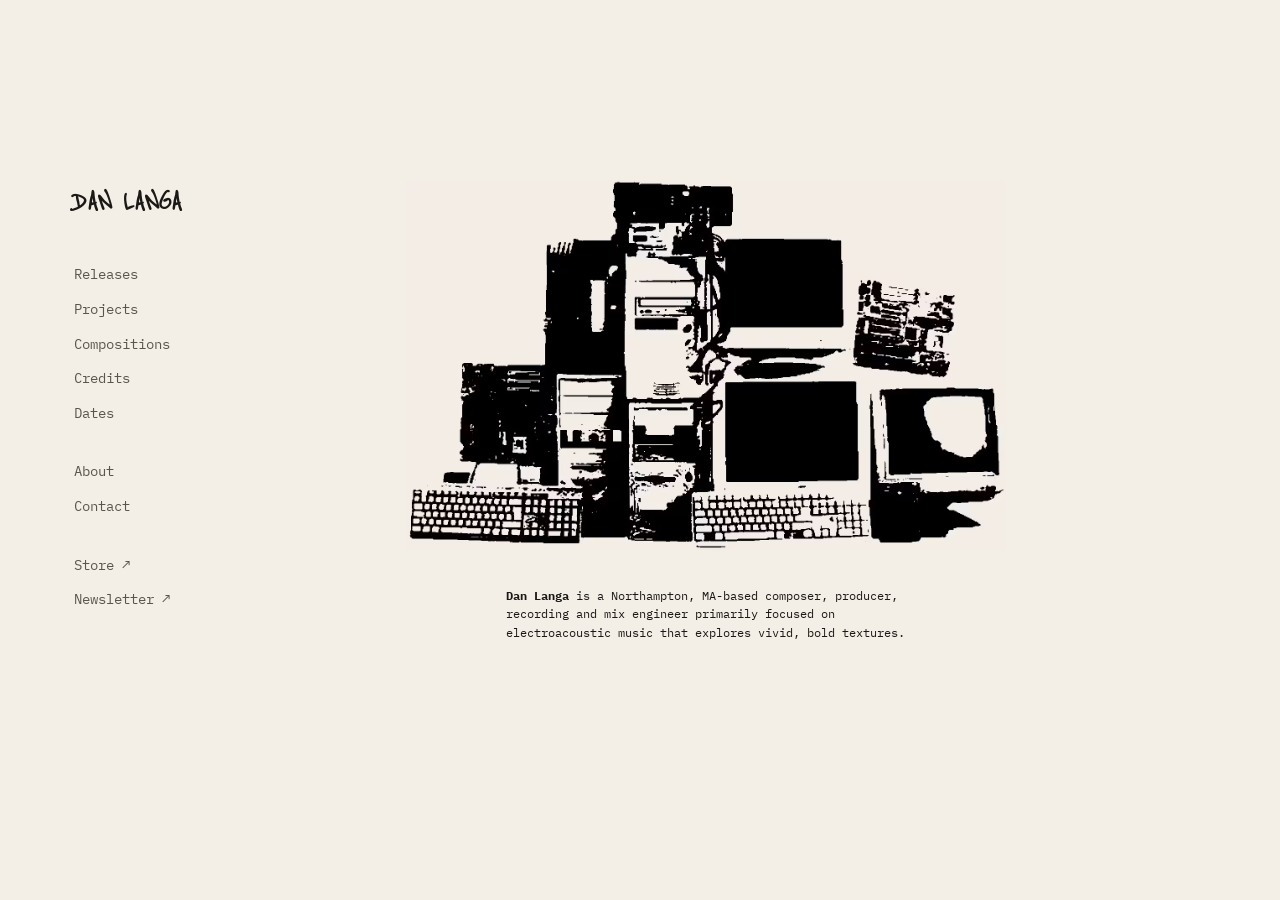
<file: index.html>
<!DOCTYPE html>
<html lang="en">

<head>
  <meta charset="UTF-8">
  <meta name="viewport" content="width=device-width, initial-scale=1">
  <title>Dan Langa — Home</title>

  <!--swap font code here from Google Fonts, then change css file -->
  <link rel="preconnect" href="https://fonts.googleapis.com">
  <link rel="preconnect" href="https://fonts.gstatic.com" crossorigin>
  <link
    href="https://fonts.googleapis.com/css2?family=Cardo:ital,wght@0,400;0,700;1,400&family=IBM+Plex+Mono:ital,wght@0,100;0,200;0,300;0,400;0,500;0,600;0,700;1,100;1,200;1,300;1,400;1,500;1,600;1,700&family=Reenie+Beanie&display=swap"
    rel="stylesheet">
  <link rel="stylesheet" href="css/styles.css">
  <link rel="apple-touch-icon" sizes="180x180" href="./assets/images/favicon_io/apple-touch-icon.png">
  <link rel="icon" type="image/png" sizes="32x32" href="./assets/images/favicon_io/favicon-32x32.png">
  <link rel="icon" type="image/png" sizes="16x16" href="./assets/images/favicon_io/favicon-16x16.png">
  <link rel="manifest" href="./assets/images/favicon_io/site.webmanifest">
</head>

<body data-page="home">
  <!--mobile only-->
  <div class="mobile-bar">
   <a class="title" href="index.html">
        <span class="title-name" style="padding:0.5rem">DAN LANGA</span>
      </a>
    <button class="menu-btn" type="button" data-menu-toggle aria-expanded="false" aria-controls="sidebar">Menu</button>
  </div>
  <!--universal-->
  <div class="overlay" data-overlay></div>
  <div class="layout">
    <aside class="sidebar" id="sidebar">
      <a class="title" href="index.html">
        <span class="title-name">DAN LANGA</span>
      </a>
      <nav class="nav" data-nav aria-label="Primary">
        <a href="releases.html">Releases</a>
        <a href="projects.html">Projects</a>
        <a href="compositions.html">Compositions</a><a href="credits.html">Credits</a>
        <a href="dates.html">Dates</a>
        <div style="height:20px"></div>
        <a href="about.html">About</a>
        <a href="contact.html">Contact</a>
        <div style="height:20px"></div>
  <a href="https://danlanga.bandcamp.com/merch" target="_blank">Store ↗</a>
        <a href="https://danlanga.us16.list-manage.com/subscribe?u=081a6517eb65f5830fa1c7b0c&id=927f4ac011"
          target="_blank">Newsletter ↗</a>
      </nav>
    </aside>
    <main class="content" id="main">
      <div style="align-self:flex-start; width:100%; display:flex; flex-direction:column">
        <img style="width: 100%; max-width:600px; margin: auto"src="./assets/images/computers.avif"></img><br>
        <p style="font-size:.75rem; align-self:center; max-width:400px;"><strong>Dan Langa</strong> is a Northampton,
          MA-based composer, producer, recording and mix engineer primarily
          focused on electroacoustic music that explores vivid, bold textures.</p>
      </div>

    </main>
  </div>
  <script src="js/nav.js"></script>
</body>

</html>
</file>
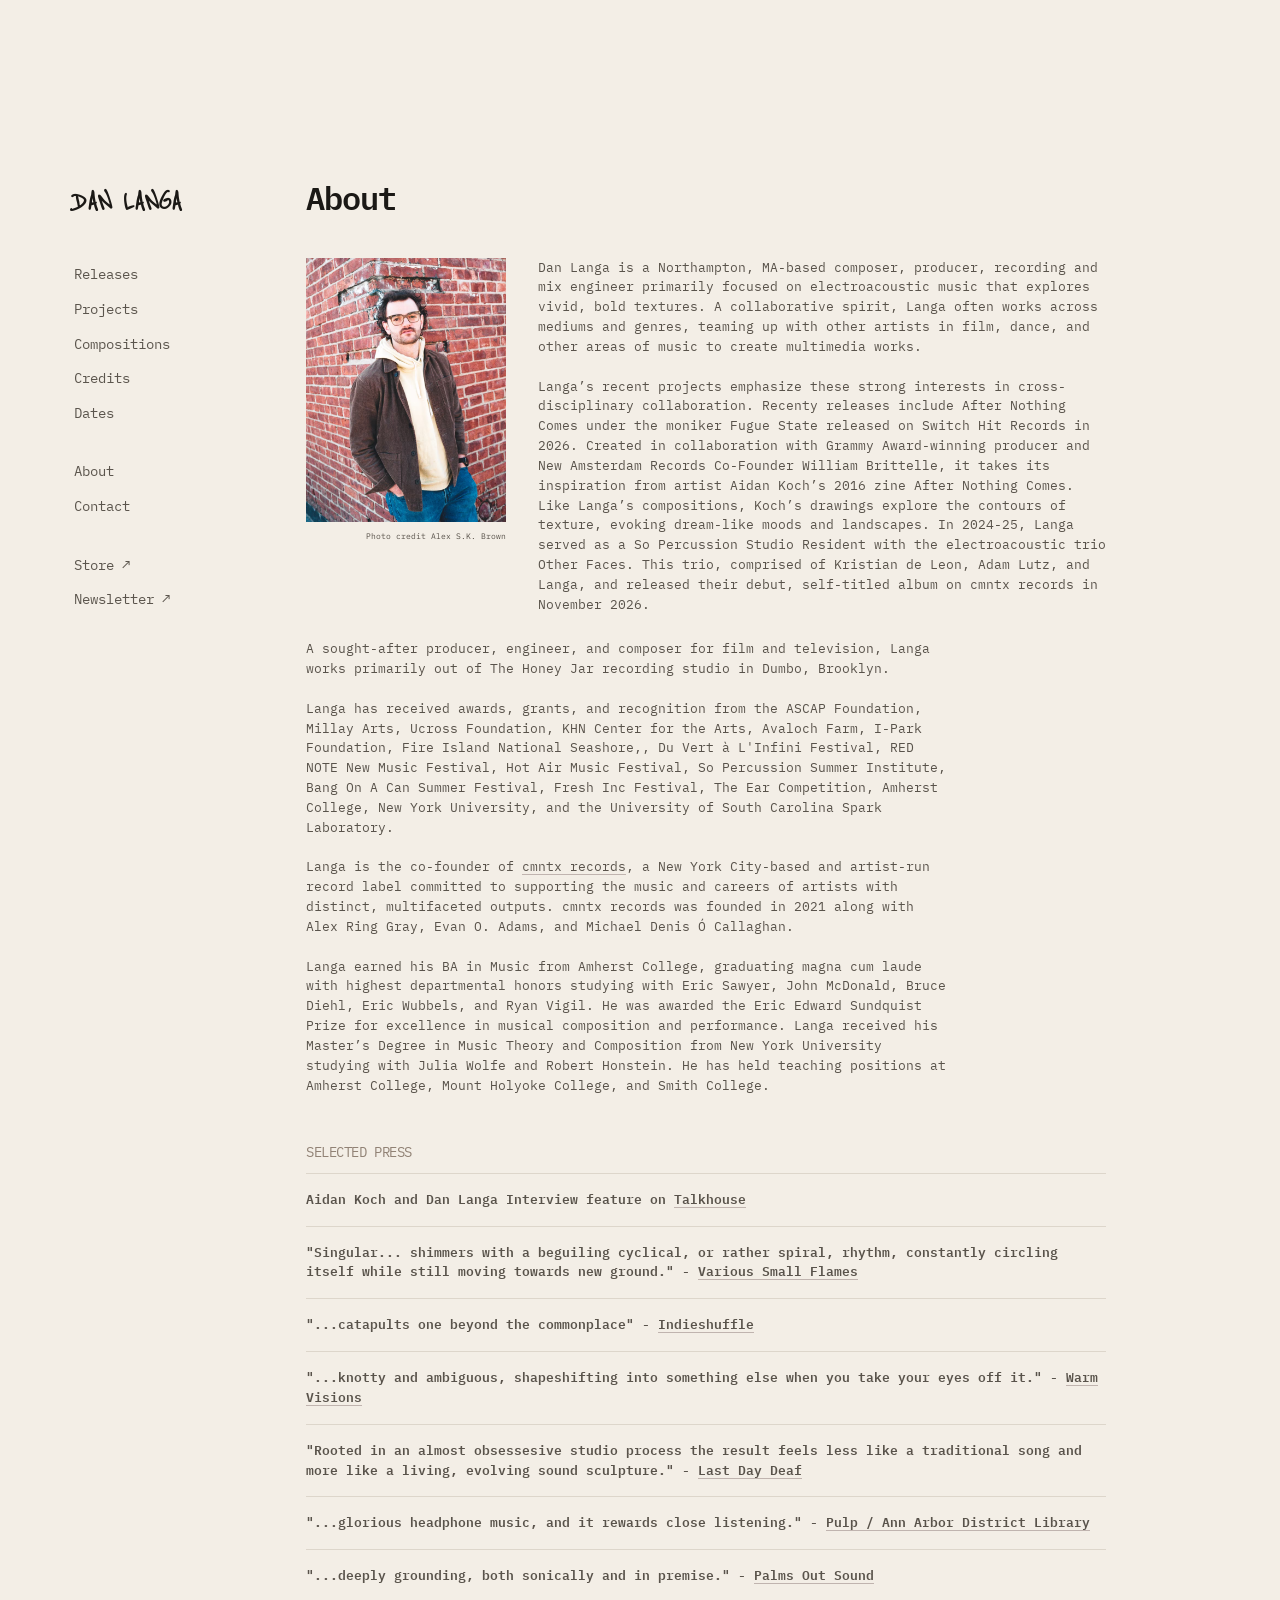
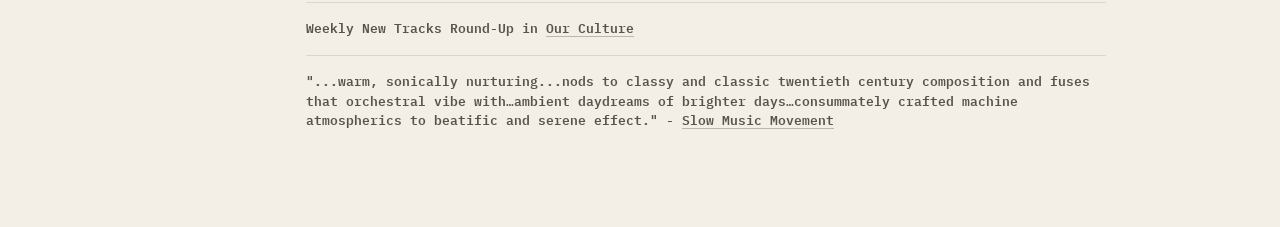
<file: about.html>
<!DOCTYPE html>
<html lang="en">

<head>
  <meta charset="UTF-8">
  <meta name="viewport" content="width=device-width, initial-scale=1">
  <title>Dan Langa — About</title>

  <!--swap font code here from Google Fonts, then change css file -->
  <link rel="preconnect" href="https://fonts.googleapis.com">
  <link rel="preconnect" href="https://fonts.gstatic.com" crossorigin>
  <link
    href="https://fonts.googleapis.com/css2?family=Cardo:ital,wght@0,400;0,700;1,400&family=IBM+Plex+Mono:ital,wght@0,100;0,200;0,300;0,400;0,500;0,600;0,700;1,100;1,200;1,300;1,400;1,500;1,600;1,700&family=Reenie+Beanie&display=swap"
    rel="stylesheet">
  <link rel="stylesheet" href="css/styles.css">
  <link rel="apple-touch-icon" sizes="180x180" href="./assets/images/favicon_io/apple-touch-icon.png">
  <link rel="icon" type="image/png" sizes="32x32" href="./assets/images/favicon_io/favicon-32x32.png">
  <link rel="icon" type="image/png" sizes="16x16" href="./assets/images/favicon_io/favicon-16x16.png">
  <link rel="manifest" href="./assets/images/favicon_io/site.webmanifest">
</head>

<body data-page="home">
  <!--mobile only-->
  <div class="mobile-bar">
    <a class="title" href="index.html">
      <span class="title-name" style="padding:0.5rem">DAN LANGA</span>
    </a>
    <button class="menu-btn" type="button" data-menu-toggle aria-expanded="false" aria-controls="sidebar">Menu</button>
  </div>
  <!--universal-->
  <div class="overlay" data-overlay></div>
  <div class="layout">
    <aside class="sidebar" id="sidebar">
      <a class="title" href="index.html">
        <span class="title-name">Dan Langa</span>
      </a>
      <nav class="nav" data-nav aria-label="Primary">
        <a href="releases.html">Releases</a>
        <a href="projects.html">Projects</a>
        <a href="compositions.html">Compositions</a><a href="credits.html">Credits</a>
        <a href="dates.html">Dates</a>
        <div style="height:20px"></div>
        <a href="about.html">About</a>
        <a href="contact.html">Contact</a>
        <div style="height:20px"></div>
        <a href="https://danlanga.bandcamp.com/merch" target="_blank">Store ↗</a>
        <a href="https://danlanga.us16.list-manage.com/subscribe?u=081a6517eb65f5830fa1c7b0c&id=927f4ac011"
          target="_blank">Newsletter ↗</a>
      </nav>
    </aside>
    <main class="content" id="main">
      <header class="hero">
        <h1>About</h1>
        <br>

        <div class="about">
          <div><img style="max-width:200px" src='./assets/images/headshot.avif'>
            <p class="caption">Photo credit Alex S.K.
              Brown</p>
          </div>
          <p class="lede">Dan Langa is a Northampton, MA-based composer, producer, recording and mix engineer primarily
            focused on electroacoustic music that explores vivid, bold textures. A collaborative spirit, Langa often
            works
            across mediums and genres, teaming up with other artists in film, dance, and other areas of music to create
            multimedia works.
            <br><br>
            Langa’s recent projects emphasize these strong interests in cross-disciplinary collaboration. Recenty
            releases
            include After Nothing Comes under the moniker Fugue State released on Switch Hit Records in 2026. Created in
            collaboration with Grammy Award-winning producer and New Amsterdam Records Co-Founder William Brittelle, it
            takes its inspiration from artist Aidan Koch’s 2016 zine After Nothing Comes. Like Langa’s compositions,
            Koch’s drawings explore the contours of texture, evoking dream-like moods and landscapes. In 2024-25, Langa
            served as a So Percussion Studio Resident with the electroacoustic trio Other Faces. This trio, comprised of
            Kristian de Leon, Adam Lutz, and Langa, and released their debut, self-titled album on cmntx records in
            November 2026.

          </p>

        </div>
        <br>
        <div class="about">
          <p class="lede">

            A sought-after producer, engineer, and composer for film and television, Langa works primarily out of The
            Honey Jar recording studio in Dumbo, Brooklyn.
            <br><br>
            Langa has received awards, grants, and recognition from the ASCAP Foundation, Millay Arts, Ucross
            Foundation,
            KHN Center for the Arts, Avaloch Farm, I-Park Foundation, Fire Island National Seashore,, Du Vert à L'Infini
            Festival, RED NOTE New Music Festival, Hot Air Music Festival, So Percussion Summer Institute, Bang On A Can
            Summer Festival, Fresh Inc Festival, The Ear Competition, Amherst College, New York University, and the
            University of South Carolina Spark Laboratory.
            <br><br>
            Langa is the co-founder of <a href="https://www.cmntxrecords.com/" target="_blank">cmntx records</a>, a New
            York City-based and artist-run record label committed to
            supporting the music and careers of artists with distinct, multifaceted outputs. cmntx records was founded
            in
            2021 along with Alex Ring Gray, Evan O. Adams, and Michael Denis Ó Callaghan.
            <br><br>
            Langa earned his BA in Music from Amherst College, graduating magna cum laude with highest departmental
            honors
            studying with Eric Sawyer, John McDonald, Bruce Diehl, Eric Wubbels, and Ryan Vigil. He was awarded the Eric
            Edward Sundquist Prize for excellence in musical composition and performance. Langa received his Master’s
            Degree in Music Theory and Composition from New York University studying with Julia Wolfe and Robert
            Honstein.
            He has held teaching positions at Amherst College, Mount Holyoke College, and Smith College.
          </p>
          <div style="width:100%; max-width:200px"></div>
        </div>
      </header>
      <br>
      <h2
        style="text-align: left; width: 100%; font-size:.9rem; max-width:800px; color:rgb(145, 130, 117); font-weight:400">
        SELECTED PRESS</h2>
      <article class="item press">
        <p>Aidan Koch and Dan Langa Interview feature on <a
            href="https://www.talkhouse.com/aidan-koch-and-dan-langa-are-building-their-archives/"
            target="_blank">Talkhouse</a>
        </p>
      </article>
      <article class="item press">
        <p>"Singular... shimmers with a beguiling cyclical, or rather spiral, rhythm, constantly circling itself while
          still moving towards new ground." - <a href="https://varioussmallflames.co.uk/2026/03/20/fugue-state-dark/"
            target="_blank">Various Small Flames</a>
        </p>
      </article>
      <article class="item press">
        <p>"...catapults one beyond the commonplace" - <a
            href="https://www.indieshuffle.com/playlists/oddities-and-rarities" target="_blank">Indieshuffle</a>
        </p>
      </article>
      <article class="item press">
        <p>"...knotty and ambiguous, shapeshifting into something else when you take your eyes off it." - <a
            href="https://warmvisions.net/2026/03/25/warm-selections-5-witch-post-tara-clerkin-trio-rachel-lime-m ore/"
            target="_blank">Warm Visions</a>
        </p>
      </article>
      <article class="item press">
        <p>"Rooted in an almost obsessesive studio process the result feels less like a traditional song and more like a
          living, evolving sound sculpture." - <a
            href="https://lastdaydeaf.com/listening-now-fugue-state-so-what-is-there/" target="_blank">Last Day Deaf</a>
        </p>
      </article>
      <article class="item press">
        <p>"...glorious headphone music, and it rewards close listening." - <a href="https://pulp.aadl.org/node/669424"
            target="_blank">Pulp / Ann Arbor District Library</a>
        </p>
      </article>
      <article class="item press">
        <p>"...deeply grounding, both sonically and in premise." - <a
            href="https://www.palmsout.net/2026/from-the-mailbox-38/" target="_blank">Palms Out Sound</a>
        </p>
      </article>
      </article>
      <article class="item press">
        <p>Weekly New Tracks Round-Up in <a
            href="https://ourculturemag.com/2026/04/16/11-new-songs-out-today-to-listen-to-massive-attack-and-tom-waits-broken-social-scene-and-more/"
            target="_blank">Our Culture</a>
        </p>
      </article>
      <article class="item press">
        <p>"...warm, sonically nurturing...nods to classy and classic twentieth century composition and fuses that
          orchestral vibe with…ambient daydreams of brighter days…consummately crafted machine atmospherics to beatific
          and serene effect." - <a
            href="https://www.theslowmusicmovement.org/post/fugue-state-we-are-lasting-electroacoustic/"
            target="_blank">Slow Music Movement</a>
        </p>
      </article>




    </main>
  </div>
  <script src="js/nav.js"></script>
</body>

</html>
</file>
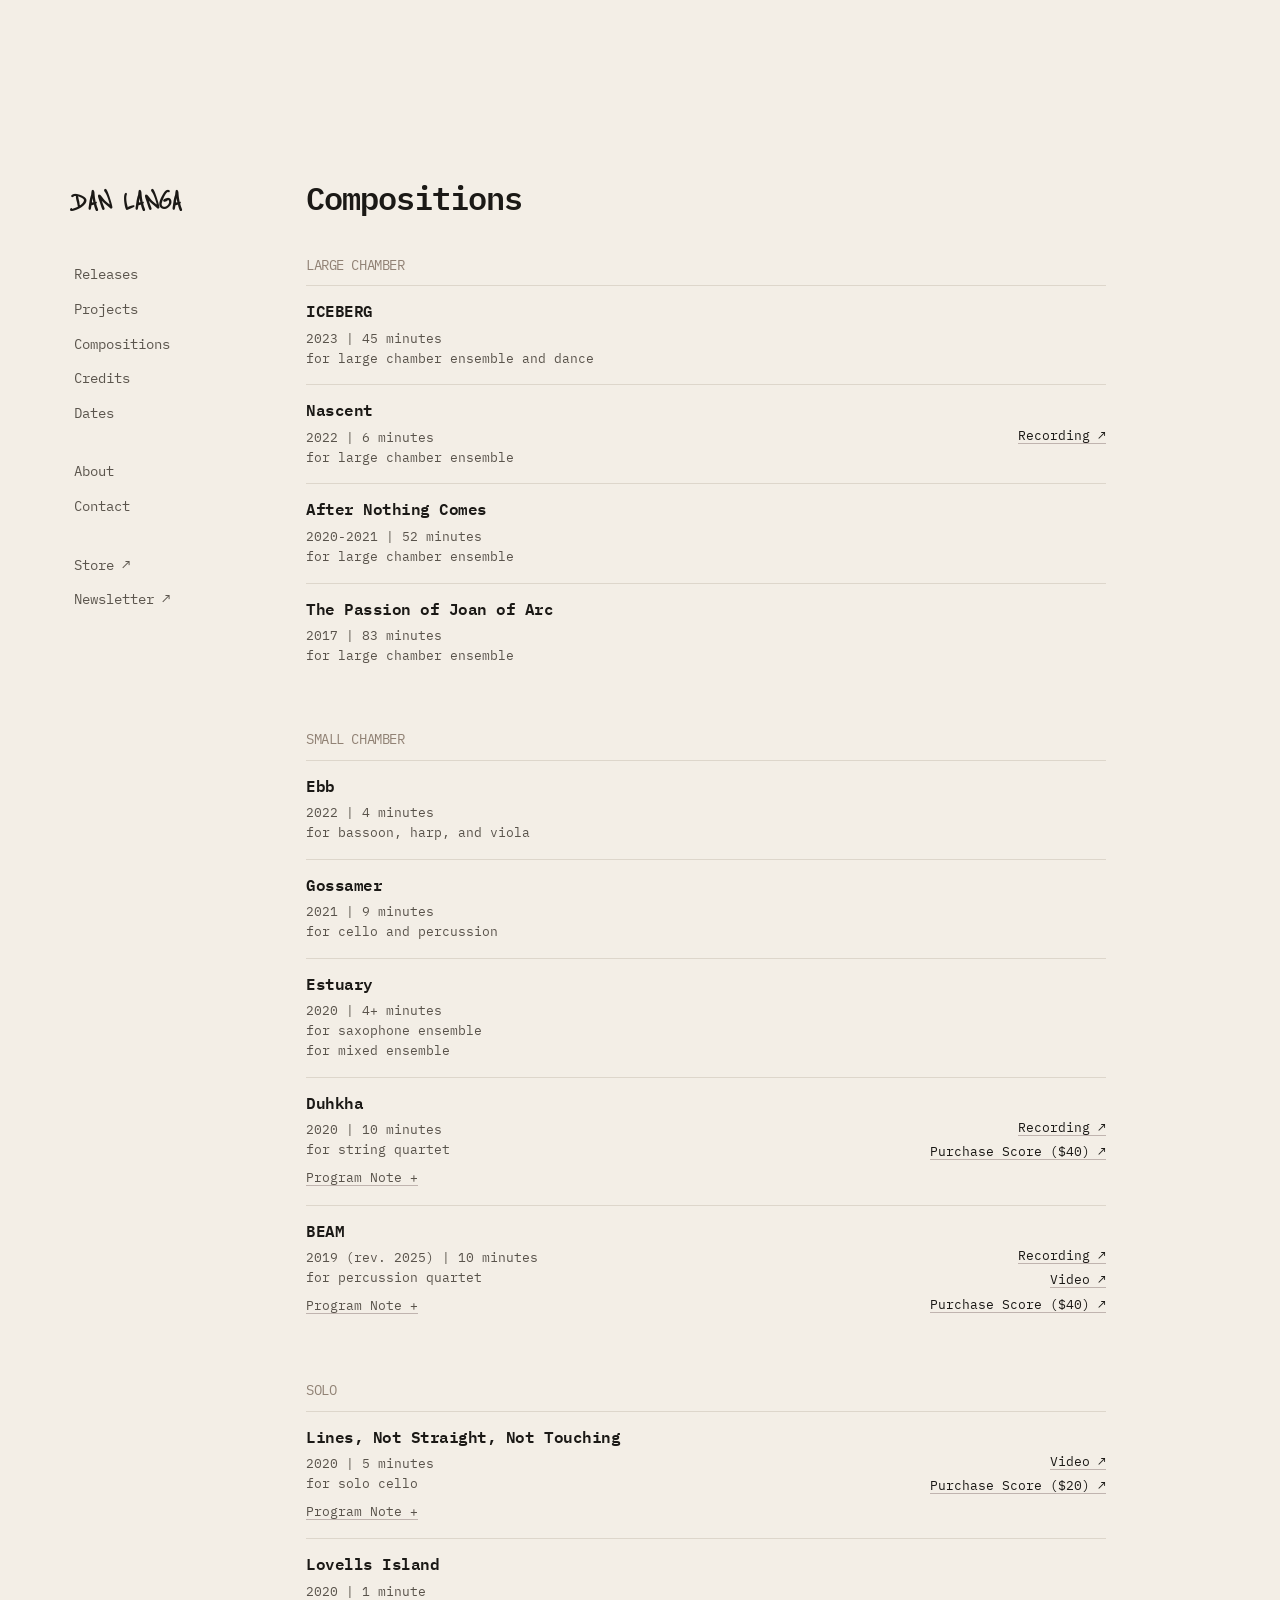
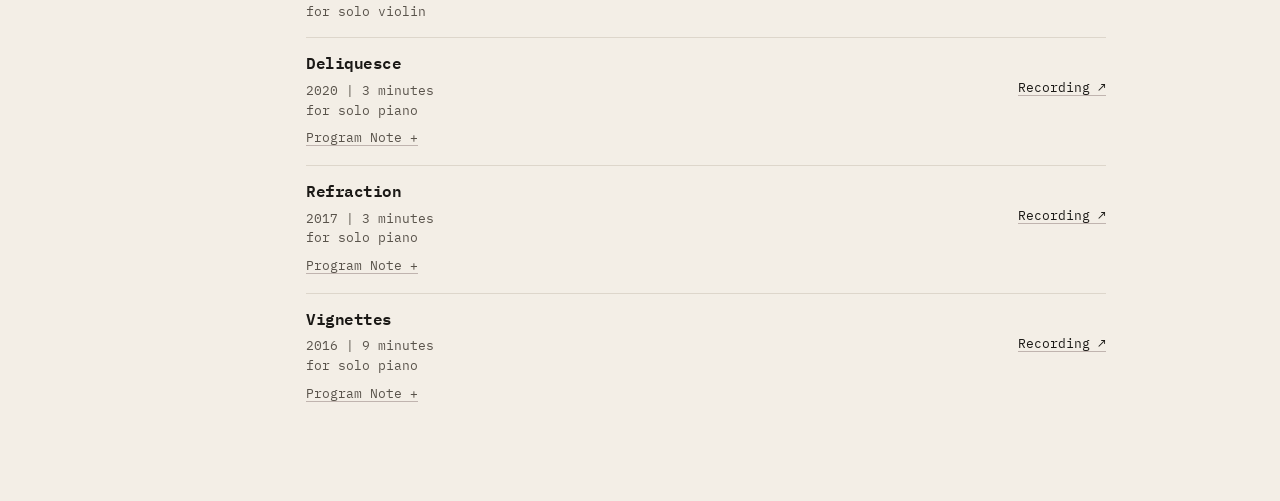
<file: compositions.html>
<!DOCTYPE html>
<html lang="en">

<head>
    <meta charset="UTF-8">
    <meta name="viewport" content="width=device-width, initial-scale=1">
    <title>Dan Langa — Compositions</title>

    <!--swap font code here from Google Fonts, then change css file -->
    <link rel="preconnect" href="https://fonts.googleapis.com">
    <link rel="preconnect" href="https://fonts.gstatic.com" crossorigin>
    <link
        href="https://fonts.googleapis.com/css2?family=Cardo:ital,wght@0,400;0,700;1,400&family=IBM+Plex+Mono:ital,wght@0,100;0,200;0,300;0,400;0,500;0,600;0,700;1,100;1,200;1,300;1,400;1,500;1,600;1,700&family=Reenie+Beanie&display=swap"
        rel="stylesheet">
    <link rel="stylesheet" href="css/styles.css">
      <link rel="apple-touch-icon" sizes="180x180" href="./assets/images/favicon_io/apple-touch-icon.png">
  <link rel="icon" type="image/png" sizes="32x32" href="./assets/images/favicon_io/favicon-32x32.png">
  <link rel="icon" type="image/png" sizes="16x16" href="./assets/images/favicon_io/favicon-16x16.png">
  <link rel="manifest" href="./assets/images/favicon_io/site.webmanifest">
</head>

<body data-page="home">
    <!--mobile only-->
    <div class="mobile-bar">
          <a class="title" href="index.html">
        <span class="title-name" style="padding:0.5rem">DAN LANGA</span>
      </a>
        <button class="menu-btn" type="button" data-menu-toggle aria-expanded="false"
            aria-controls="sidebar">Menu</button>
    </div>
    <!--universal-->
    <div class="overlay" data-overlay></div>
    <div class="layout">
        <aside class="sidebar" id="sidebar">
            <a class="title" href="index.html">
                <span class="title-name">Dan Langa</span>
            </a>
            <nav class="nav" data-nav aria-label="Primary">
                <a href="releases.html">Releases</a>
                <a href="projects.html">Projects</a>
                <a href="compositions.html">Compositions</a><a href="credits.html">Credits</a>
                <a href="dates.html">Dates</a>
               <div style="height:20px"></div>
                <a href="about.html">About</a>
                <a href="contact.html">Contact</a>
             <div style="height:20px"></div>
<a href="https://danlanga.bandcamp.com/merch" target="_blank">Store ↗</a>
        <a href="https://danlanga.us16.list-manage.com/subscribe?u=081a6517eb65f5830fa1c7b0c&id=927f4ac011"
          target="_blank">Newsletter ↗</a>
            </nav>
        </aside>
        <main class="content" id="main">
            <header class="hero">
                <h1>Compositions</h1>
            </header>
            <h2
                style="text-align: left; width: 100%; font-size:.9rem; max-width:800px; color:rgb(145, 130, 117); font-weight:400">
                LARGE CHAMBER</h2>
            <article class="item">
                <div class="composition">
                    <h3>ICEBERG</h3>
                    <p>2023 | 45 minutes<br>for large chamber ensemble and dance</p>
                </div>
                <div class="item-end"></div>

            </article>
            <article class="item">
                <div class="composition">
                    <h3>Nascent</h3>
                    <p>2022 | 6 minutes<br>for large chamber ensemble</p>
                </div>

                <div class="item-end"><a href="https://soundcloud.com/danlanga/nascent-2022" target="_blank">Recording
                        ↗</a></div>

            </article>
            <article class="item">
                <div class="composition">
                    <h3>After Nothing Comes</h3>
                    <p>2020-2021 | 52 minutes<br>for large chamber ensemble</p>
                </div>

                <div class="item-end"></div>

            </article>
            <article class="item">
                <div class="composition">
                    <h3>The Passion of Joan of Arc</h3>
                    <p>2017 | 83 minutes<br>for large chamber ensemble</p>
                </div>
                <div class="program-note">
                </div>
                <div class="item-end"></div>

            </article>

            <br><br>
            <h2
                style="text-align: left; width: 100%; font-size:.9rem; max-width:800px; color:rgb(145, 130, 117); font-weight:400">
                SMALL CHAMBER</h2>
            <article class="item">
                <div class="composition">
                    <h3>Ebb</h3>
                    <p>2022 | 4 minutes<br>for bassoon, harp, and viola</p>
                </div>
                <div class="program-note">
                </div>
                <div class="item-end"></div>

            </article>
            <article class="item">
                <div class="composition">
                    <h3>Gossamer</h3>
                    <p>2021 | 9 minutes<br>for cello and percussion</p>
                </div>
                <div class="program-note">
                </div>
                <div class="item-end"></div>

            </article>
            <article class="item">
                <div class="composition">
                    <h3>Estuary</h3>
                    <p>2020 | 4+ minutes<br>for saxophone ensemble<br>for mixed ensemble</p>
                </div>

                <div class="item-end"></div>

            </article>
            <article class="item">
                <div class="composition">
                    <h3>Duhkha</h3>
                    <p>2020 | 10 minutes<br>for string quartet<br></p>

                    <details class="program-note">
                        <summary>Program Note</summary>
                        <p>
                            <i>The Four Noble Truths of Buddhism are the backbone of the
                                Buddha's teachings. They are the truth of suffering, the
                                truth of the cause of suffering, the truth of the end of
                                suffering, and the truth of the path that leads to the end
                                of suffering. The First Noble Truth, Duhkha, acknowledges
                                the presence of suffering in the world.</i>
                        </p>
                        <p>Winner of the 2020 Du Vert À L'infini Festival Competition.
                            Performed by the Scheherazade Quartet.
                            Recorded at Persian Sound City, Tehran.

                        </p>
                    </details>
                </div>

                <div class="item-end" style="    align-self: flex-start; margin-top:1.25rem;
">
                    <a href="https://soundcloud.com/danlanga/duhkha" target="_blank">Recording ↗</a><br>
<a href="https://danlanga.gumroad.com/l/duhkha" target="_blank">Purchase Score ($40) ↗</a><br>
                </div>
            </article>
            <article class="item">
                <div class="composition">
                    <h3>BEAM</h3>
                    <p>2019 (rev. 2025) | 10 minutes<br>for percussion quartet<br></p>

                    <details class="program-note">
                        <summary>Program Note</summary>
                        <p>
                            <i>BEAM is an exploration of intervals and their coloring of sound. Using three major triads
                                (A, E, and B), the piece oscillates between bright fifths and dark fourths. It weaves
                                through different blends of these chords layered on top of one another, forming an
                                ever-changing cloud.</i>
                        </p>

                    </details>
                </div>

                <div class="item-end" style="    align-self: flex-start; margin-top:1.25rem;
">
                    <a href="https://danlanga.bandcamp.com/track/beam" target="_blank">Recording ↗</a><br>
                    <a href="https://www.youtube.com/watch?v=YTGfOzzDnxc" target="_blank">Video ↗</a><br>
                    <a href="https://danlanga.gumroad.com/l/BEAM" target="_blank">Purchase Score ($40) ↗</a><br>

                </div>
            </article>

            <br><br>
            <h2
                style="text-align: left; width: 100%; font-size:.9rem; max-width:800px; color:rgb(145, 130, 117); font-weight:400">
                SOLO</h2>
            <article class="item">
                <div class="composition">
                    <h3>Lines, Not Straight, Not Touching</h3>
                    <p>2020 | 5 minutes<br>for solo cello<br></p>

                    <details class="program-note">
                        <summary>Program Note</summary>
                        <p>
                            <i>'Lines, Not Straight, Not Touching' gets its title from the <a
                                    href="https://www.moma.org/collection/works/70053" target="_blank">1971 Sol LeWitt
                                    etching of the same name</a>. On a cream-colored canvas, LeWitt places a cascading
                                series of lines in four colors contained within a neat box. As you move closer to the
                                etching, the seemingly chaotic image takes on a new character and each individual line
                                reveals its intricacies. At close proximity, the space between the lines becomes more
                                clear and the careful dance each line displays on the page can be admired.</i>
                        </p>

                    </details>
                </div>

                <div class="item-end" style="    align-self: flex-start; margin-top:1.25rem;
">
                    <a href="https://www.youtube.com/watch?v=2Y0u9dTbJvc&embeds_widget_referrer=https://www.danlanga.com/&embeds_referring_origin=https://cdn.embedly.com"
                        target="_blank">Video ↗</a><br>
                                            <a href="https://danlanga.gumroad.com/l/lines" target="_blank">Purchase Score ($20) ↗</a><br>

                </div>
            </article>
            <article class="item">
                <div class="composition">
                    <h3>Lovells Island</h3>
                    <p>2020 | 1 minute<br>for solo violin</p>
                </div>
                <div class="item-end"></div>

            </article>
            <article class="item">
                <div class="composition">
                    <h3>Deliquesce</h3>
                    <p>2020 | 3 minutes<br>for solo piano<br></p>

                    <details class="program-note">
                        <summary>Program Note</summary>
                        <p>
                            deliquesce / ˌdɛl ɪˈkwɛs /<br>
                            verb (used without object), del·i·quesced, del·i·quesc·ing. <br>

                            1. to become liquid by absorbing moisture from the air, as certain salts.<br>2. to melt
                            away.
                            <br>3. Botany. to form many small divisions or branches.
                        </p>

                    </details>
                </div>

                <div class="item-end" style="    align-self: flex-start; margin-top:1.25rem;
">
                    <a href="https://soundcloud.com/danlanga/deliquesce-2020" target="_blank">Recording ↗</a><br>
                </div>
            </article>
            <article class="item">
                <div class="composition">
                    <h3>Refraction</h3>
                    <p>2017 | 3 minutes<br>for solo piano<br></p>

                    <details class="program-note">
                        <summary>Program Note</summary>
                        <p>This piece creates a transition between Gÿgory Ligeti’s “Étude 5: Arc-en-ciel” from Etudes
                            Pour
                            Piano and Issac Albéniz’s “Evocacion” from Iberia - Book 1. Sitting with these two pieces,
                            I found three or four impactful moments within each work. The shared characteristic of each
                            of these moments was the feeling of harmonic stasis. The composers allowed the listener to
                            bask in a sonority used in the context of otherwise restless harmonic palettes. I sat with
                            these select portions of each of the pieces frustrated in how sudden and jagged it felt when
                            I tried to transition between the Ligeti and the Albéniz material. I was trying too hard to
                            find similarities within the given material and forcing them together to be one piece.
                        </p>

                    </details>
                </div>

                <div class="item-end" style="    align-self: flex-start; margin-top:1.25rem;
">
                    <a href="https://soundcloud.com/danlanga/refraction-2017" target="_blank">Recording ↗</a><br>
                </div>
            </article>
            <article class="item">
                <div class="composition">
                    <h3>Vignettes</h3>
                    <p>2016 | 9 minutes<br>for solo piano<br></p>

                    <details class="program-note">
                        <summary>Program Note</summary>
                        <p>Four short pieces about four photographs taken along Highway 1 between San Francisco and Los Angeles during the Summer of 2016. 
                        </p>
                        <br>
                        <div style="display:flex;flex-direction:row; flex-wrap: wrap; gap:1rem;">
                            <div style="max-width: 300px"><img src='./assets/images/lighthouse.avif'><p>I. lighthouse</p></div>
                            <div style="max-width: 300px"><img src='./assets/images/wave.avif'><p>II. wave</p></div>
                            <div style="max-width: 300px"><img src='./assets/images/trail.avif'><p>III. trail</p></div>
                            <div style="max-width: 300px"><img src='./assets/images/coast.avif'><p>I. coast</p></div>
                        </div>

                    </details>
                </div>

                <div class="item-end" style="    align-self: flex-start; margin-top:1.25rem;
">
                    <a href="https://soundcloud.com/danlanga/sets/vignettes-2016" target="_blank">Recording ↗</a><br>
                </div>
            </article>

        </main>
    </div>
    <script src="js/nav.js"></script>
</body>

</html>
</file>
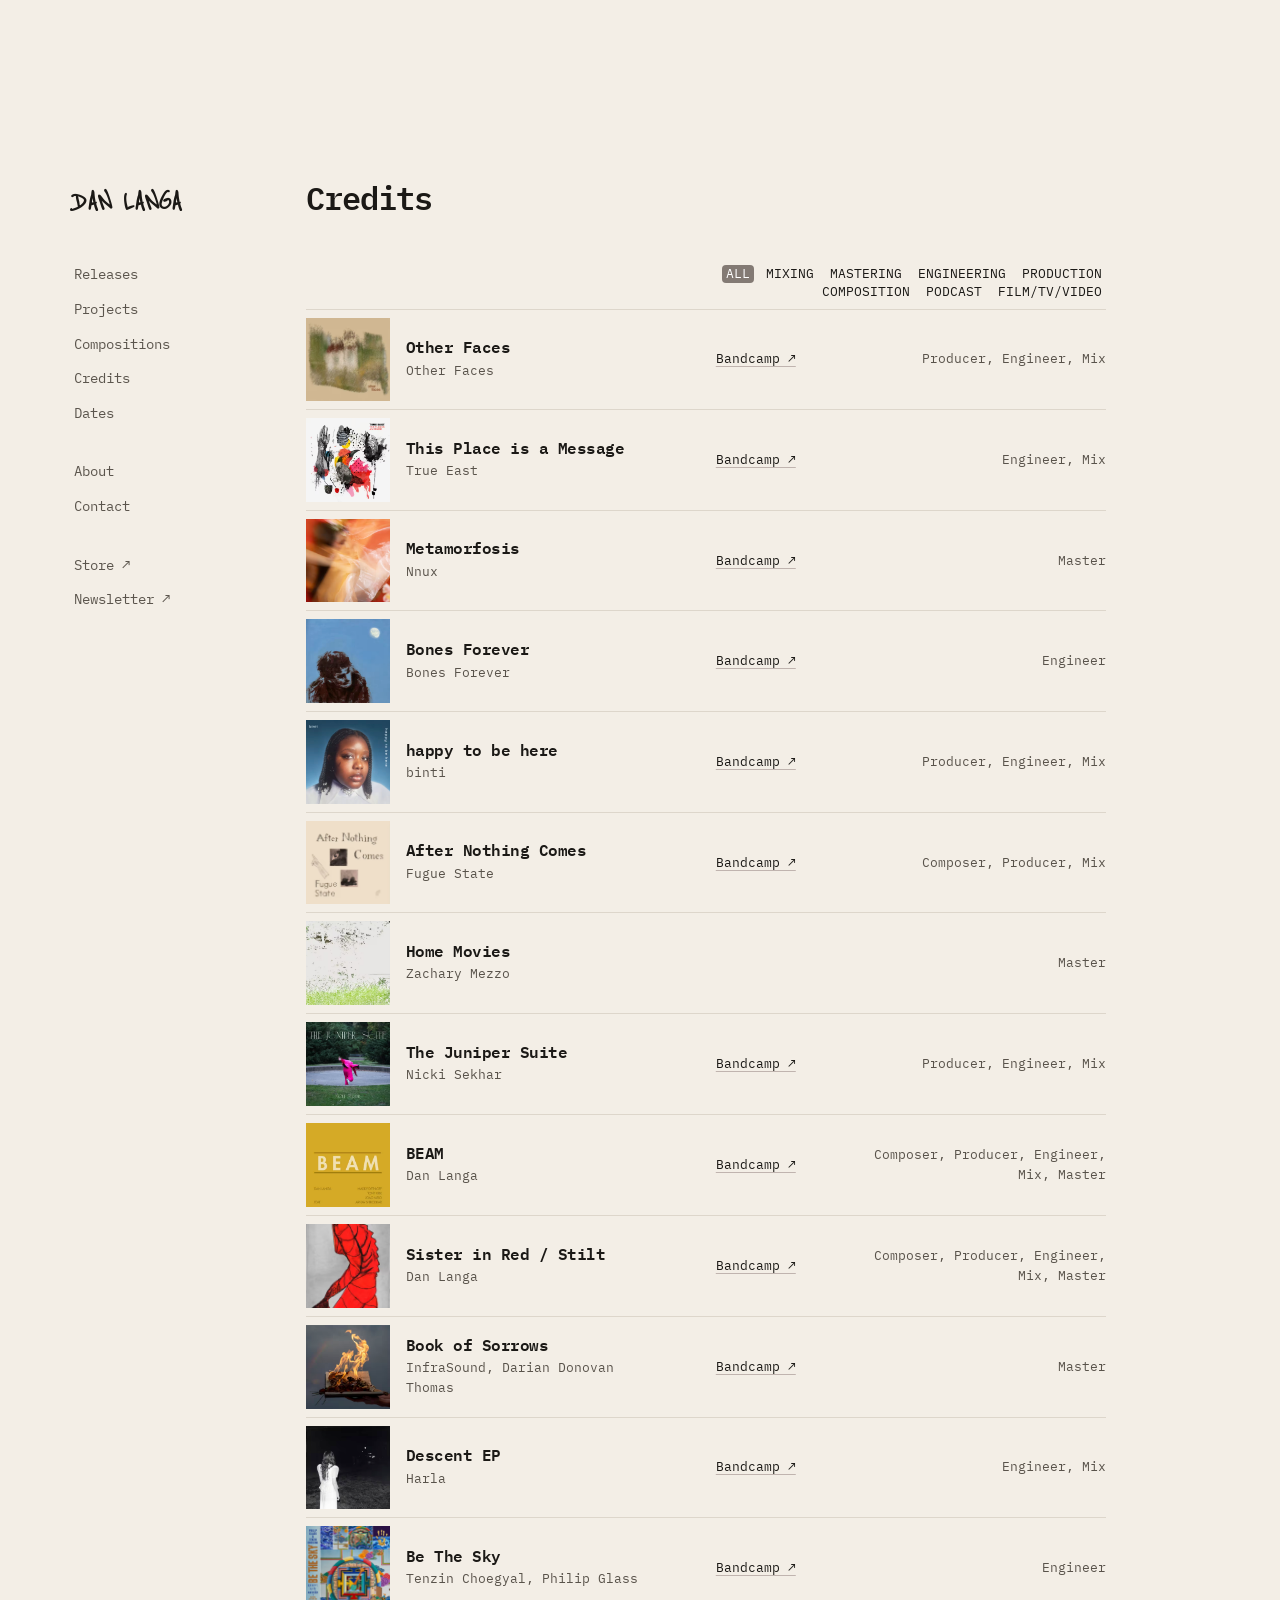
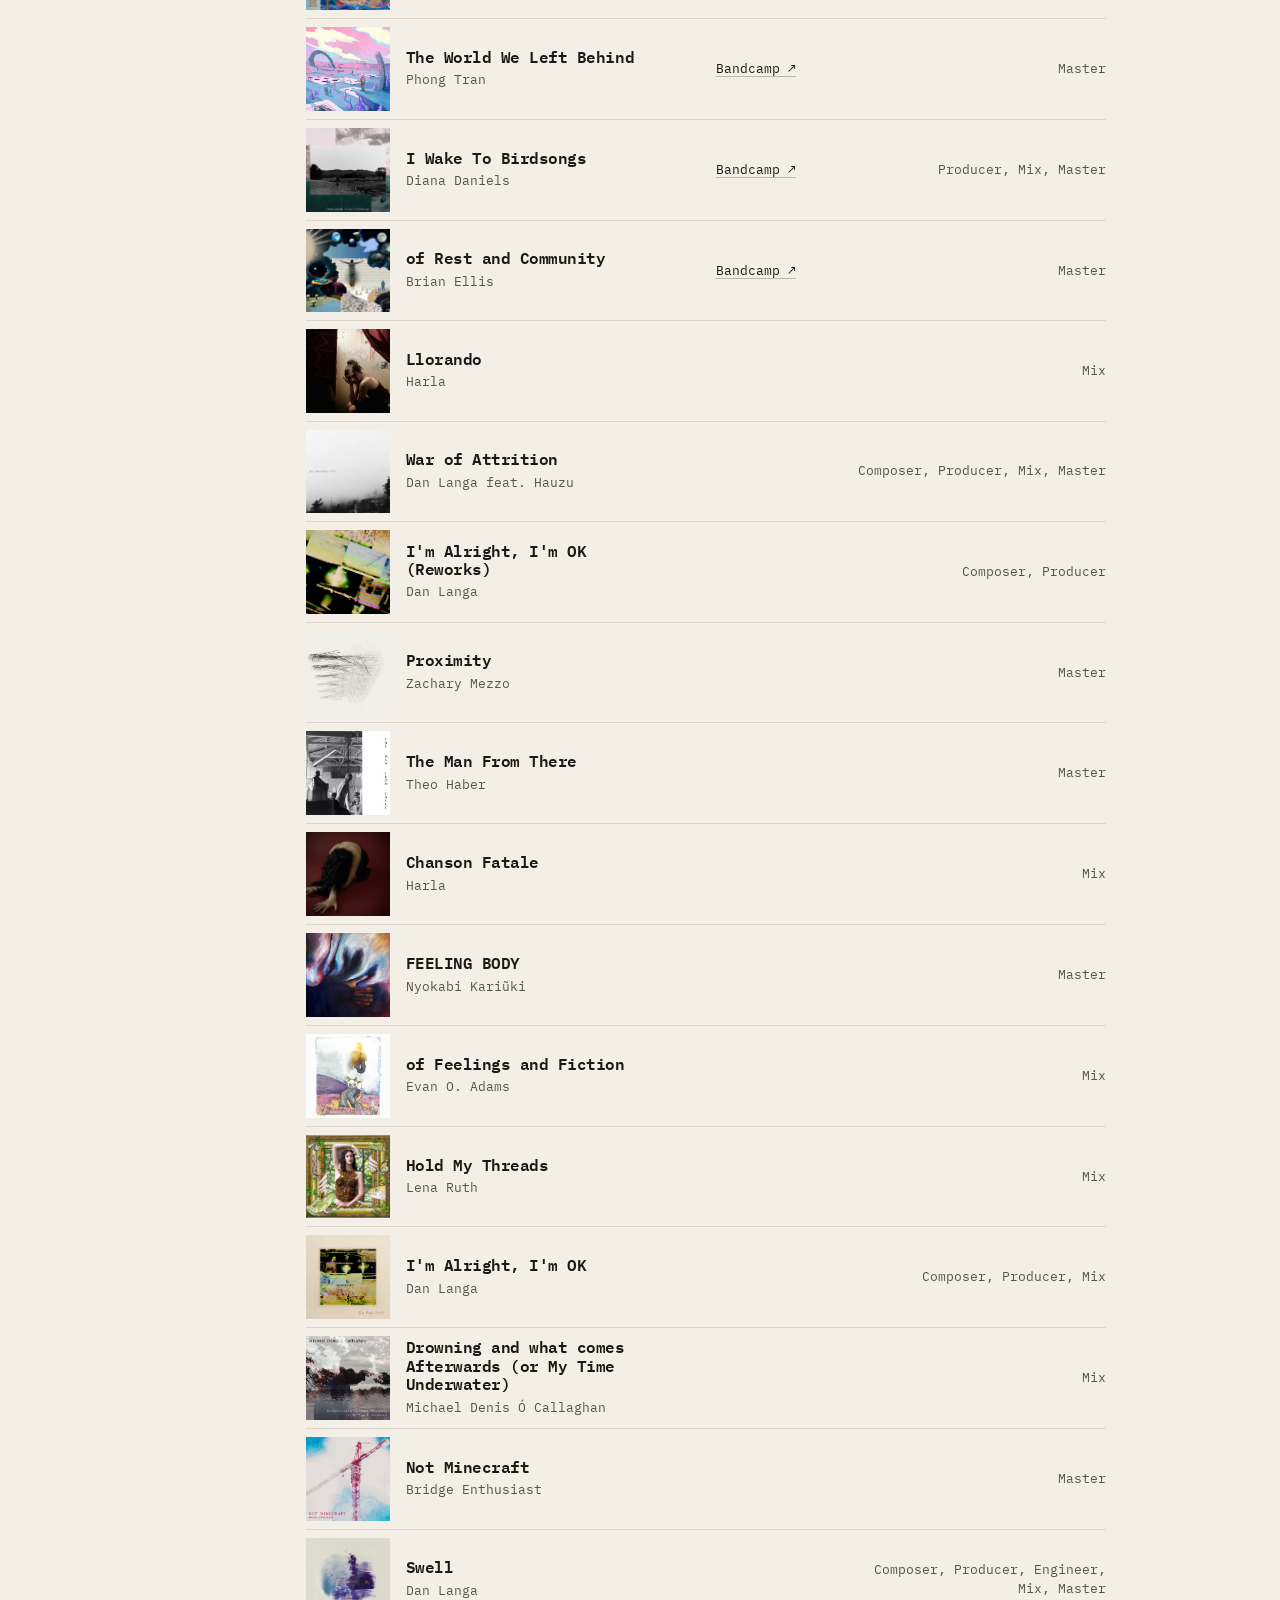
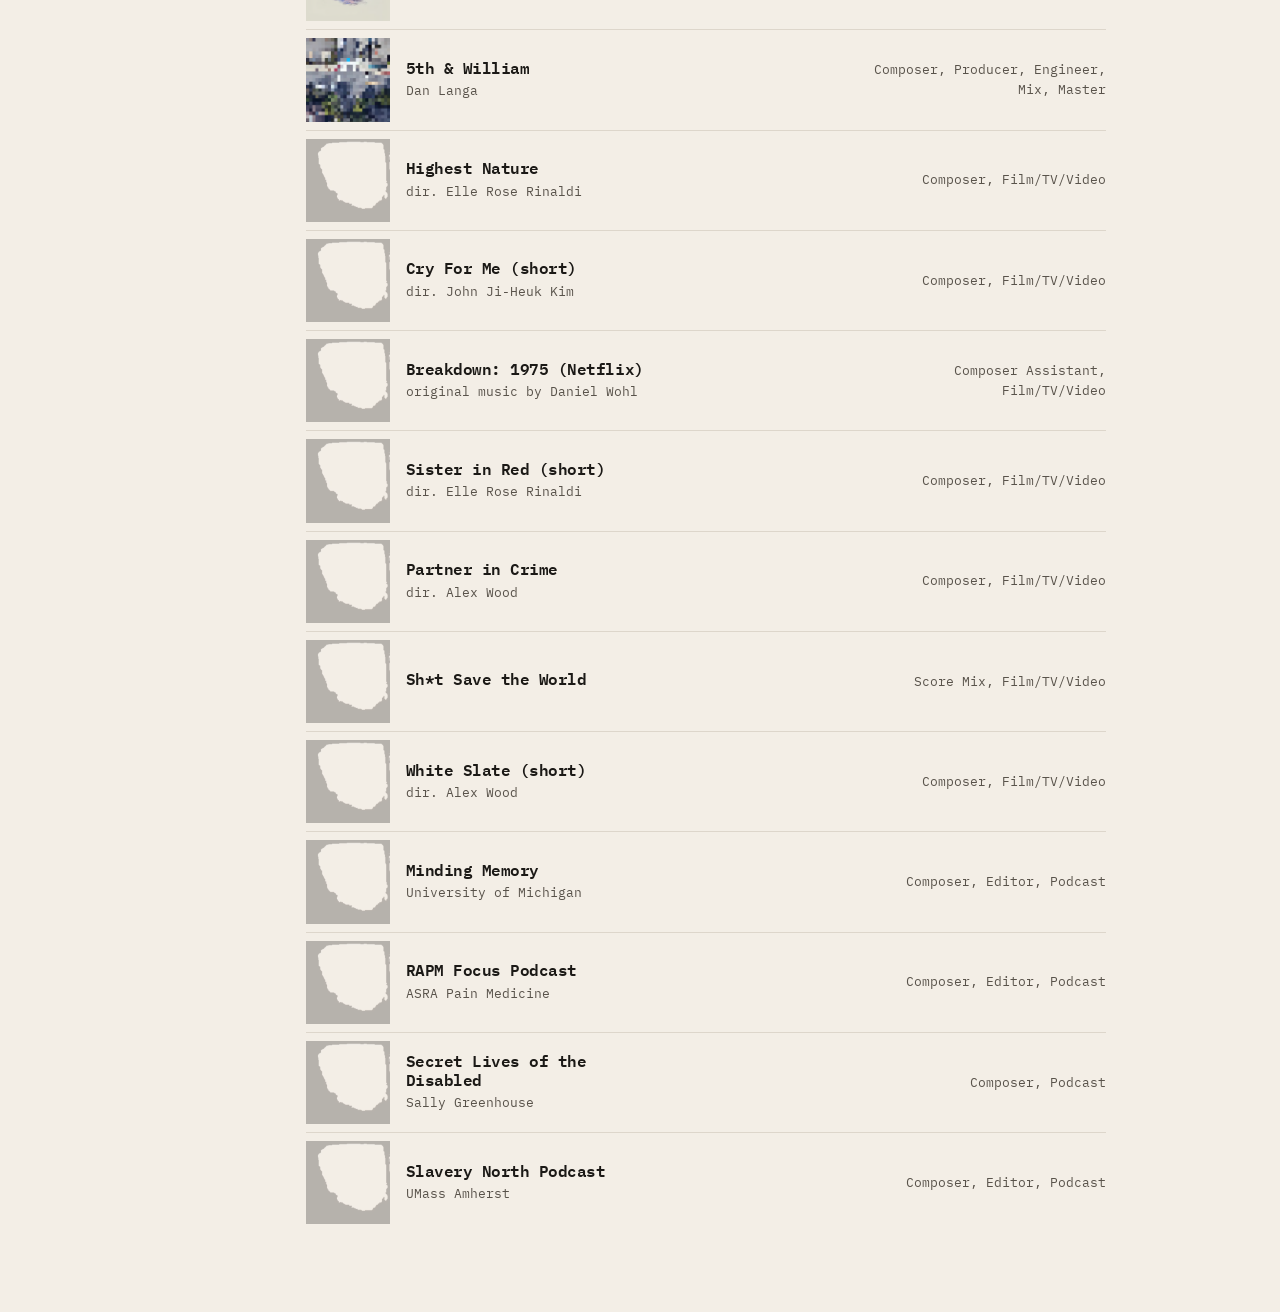
<file: credits.html>
<!DOCTYPE html>
<html lang="en">

<head>
    <meta charset="UTF-8">
    <meta name="viewport" content="width=device-width, initial-scale=1">
    <title>Dan Langa — Credits</title>
    <link rel="preconnect" href="https://fonts.googleapis.com">
    <link rel="preconnect" href="https://fonts.gstatic.com" crossorigin>
    <link
        href="https://fonts.googleapis.com/css2?family=Cardo:ital,wght@0,400;0,700;1,400&family=IBM+Plex+Mono:ital,wght@0,100;0,200;0,300;0,400;0,500;0,600;0,700;1,100;1,200;1,300;1,400;1,500;1,600;1,700&family=Reenie+Beanie&display=swap"
        rel="stylesheet">
    <link rel="stylesheet" href="css/styles.css">
      <link rel="apple-touch-icon" sizes="180x180" href="./assets/images/favicon_io/apple-touch-icon.png">
  <link rel="icon" type="image/png" sizes="32x32" href="./assets/images/favicon_io/favicon-32x32.png">
  <link rel="icon" type="image/png" sizes="16x16" href="./assets/images/favicon_io/favicon-16x16.png">
  <link rel="manifest" href="./assets/images/favicon_io/site.webmanifest">
    <style>
        .filters {
            background-color: var(--bg);
            position: sticky;
            top: 0;
            display: flex;
            flex-wrap: wrap;
            align-items: center;
            justify-content: flex-end;
            column-gap: 8px;
            width: 100%;
            max-width: 800px;
            padding: 0.5rem 0 0.5rem 400px;
            font-size: .8rem;
            text-align: right;
        }

        @media (max-width: 900px) {
            .filters {
                padding: 0.5rem 0;
                top: 55px;
                z-index:999;
            }

            .item-end {
                margin-bottom:2rem;
            }
        }

        

        .filters button {
            all: unset;
            cursor: pointer;
            font: inherit;
            line-height: 1.4;
            padding:0px 4px
        }

        .filters button+button::before {
            display: inline-block;
            margin-right: 8px;
            font-weight: 400;
        }

        .filters button:hover {
            opacity: .7;
        }

        .filters button.is-active {
              background: #837a74; /* same as the button; swap for a darker shade if you like */
    color: #fff;
    padding:0px 4px;
    border-radius: 4px;
        }

        .filters button:focus-visible {
            outline: 1px solid currentColor;
            outline-offset: 2px;
        }

        .item[hidden] {
            display: none;
        }
    </style>
</head>

<body data-page="credits">
    <div class="mobile-bar">
      <a class="title" href="index.html">
        <span class="title-name" style="padding:0.5rem">DAN LANGA</span>
      </a>
        <button class="menu-btn" type="button" data-menu-toggle aria-expanded="false"
            aria-controls="sidebar">Menu</button>
    </div>
    <div class="overlay" data-overlay></div>
    <div class="layout">
        <aside class="sidebar" id="sidebar">
            <a class="title" href="index.html"><span class="title-name">Dan Langa</span></a>
            <nav class="nav" data-nav aria-label="Primary">
                <a href="releases.html">Releases</a>
                <a href="projects.html">Projects</a>
                <a href="compositions.html">Compositions</a>
                <a href="credits.html">Credits</a>
                <a href="dates.html">Dates</a>
                 <div style="height:20px"></div>
                <a href="about.html">About</a>
                <a href="contact.html">Contact</a>
                  <div style="height:20px"></div>
<a href="https://danlanga.bandcamp.com/merch" target="_blank">Store ↗</a>
        <a href="https://danlanga.us16.list-manage.com/subscribe?u=081a6517eb65f5830fa1c7b0c&id=927f4ac011"
          target="_blank">Newsletter ↗</a>
            </nav>
        </aside>
        <main class="content" id="main">
            <header class="hero">
                <h1>Credits</h1>
            </header>
            <nav class="filters" aria-label="Filter credits">
                <button type="button" data-filter="all" class="is-active" aria-pressed="true">ALL</button>
                <button type="button" data-filter="mixing" aria-pressed="false">MIXING</button>
                <button type="button" data-filter="mastering" aria-pressed="false">MASTERING</button>
                <button type="button" data-filter="engineering" aria-pressed="false">ENGINEERING</button>
                <button type="button" data-filter="production" aria-pressed="false">PRODUCTION</button>
                <button type="button" data-filter="composition" aria-pressed="false">COMPOSITION</button>
                <button type="button" data-filter="podcast" aria-pressed="false">PODCAST</button>
                <button type="button" data-filter="film" aria-pressed="false">FILM/TV/VIDEO</button>
            </nav>
            <article class="item credits" data-category="production engineering mixing">
                <div class="img">
                    <img src="./assets/images/other.avif" alt="Other Faces album art">
                </div>
                <div class="release">
                    <h3>Other Faces</h3>
                    <p>Other Faces</p>
                </div>
                <div class="release-btn"><a href="https://otherfacesband.bandcamp.com/album/other-faces" target="_blank"
                        rel="noopener noreferrer">Bandcamp ↗</a></div>
                <div class="item-end">
                    <p>Producer, Engineer, Mix</p>
                </div>
            </article>
            <article class="item credits" data-category="engineering mixing">
                <div class="img">
                    <img src="./assets/images/this.avif" alt="This PLace is a Message album art">
                </div>
                <div class="release">
                    <h3>This Place is a Message</h3>
                    <p>True East</p>
                </div>
                <div class="release-btn"><a
                        href="https://trueeastnyc.bandcamp.com/album/this-place-is-a-message?label=2581121128&amp;tab=music"
                        target="_blank" rel="noopener noreferrer">Bandcamp ↗</a></div>
                <div class="item-end">
                    <p>Engineer, Mix</p>
                </div>
            </article>
            <article class="item credits" data-category="mastering">
                <div class="img">
                    <img src="./assets/images/metamorfosis.avif" alt="metamorfosis album art">
                </div>
                <div class="release">
                    <h3>Metamorfosis</h3>
                    <p>Nnux</p>
                </div>
                <div class="release-btn"><a
                        href="https://nnux.bandcamp.com/album/metamorfosis?label=2581121128&amp;tab=music"
                        target="_blank" rel="noopener noreferrer">Bandcamp ↗</a></div>
                <div class="item-end">
                    <p>Master</p>
                </div>
            </article>
            <article class="item credits" data-category="engineering">
                <div class="img">
                    <img src="./assets/images/bones.avif" alt="Bones Forever album art">
                </div>
                <div class="release">
                    <h3>Bones Forever</h3>
                    <p>Bones Forever</p>
                </div>
                <div class="release-btn"><a href="https://bonesforever.bandcamp.com/album/bones-forever" target="_blank"
                        rel="noopener noreferrer">Bandcamp ↗</a></div>
                <div class="item-end">
                    <p>Engineer</p>
                </div>
            </article>
            <article class="item credits" data-category="production engineering mixing">
                <div class="img">
                    <img src="./assets/images/happy.avif" alt="happy to be here album art">
                </div>
                <div class="release">
                    <h3>happy to be here</h3>
                    <p>binti</p>
                </div>
                <div class="release-btn"><a href="https://binti-bb.bandcamp.com/album/happy-to-be-here" target="_blank"
                        rel="noopener noreferrer">Bandcamp ↗</a></div>
                <div class="item-end">
                    <p>Producer, Engineer, Mix</p>
                </div>
            </article>
            <article class="item credits" data-category="composition production mixing">
                <div class="img">
                    <img src="./assets/images/after.avif" alt="After Nothing Comes album art">
                </div>
                <div class="release">
                    <h3>After Nothing Comes</h3>
                    <p>Fugue State</p>
                </div>
                <div class="release-btn"><a href="https://fugue-state.bandcamp.com/album/after-nothing-comes"
                        target="_blank" rel="noopener noreferrer">Bandcamp ↗</a></div>
                <div class="item-end">
                    <p>Composer, Producer, Mix</p>
                </div>
            </article>
            <article class="item credits" data-category="mastering">
                <div class="img">
                    <img src="./assets/images/home.avif" alt="Home Movies album art">
                </div>
                <div class="release">
                    <h3>Home Movies</h3>
                    <p>Zachary Mezzo</p>
                </div>
                  <div class="release-btn"></div>
                <div class="item-end">
                    <p>Master</p>
                </div>
            </article>
            <article class="item credits" data-category="production engineering mixing">
                <div class="img">
                    <img src="./assets/images/junpier.avif" alt="The Juniper Suite album art">
                </div>
                <div class="release">
                    <h3>The Juniper Suite</h3>
                    <p>Nicki Sekhar</p>
                </div>
                <div class="release-btn"><a href="https://nickisekhar.bandcamp.com/album/the-juniper-suite"
                        target="_blank" rel="noopener noreferrer">Bandcamp ↗</a></div>
                <div class="item-end">
                    <p>Producer, Engineer, Mix</p>
                </div>
            </article>
            <article class="item credits" data-category="composition production engineering mixing mastering">
                <div class="img">
                    <img src="./assets/images/beam.avif" alt="BEAM album art">
                </div>
                <div class="release">
                    <h3>BEAM</h3>
                    <p>Dan Langa</p>
                </div>
                <div class="release-btn"><a href="https://danlanga.bandcamp.com/track/beam" target="_blank"
                        rel="noopener noreferrer">Bandcamp ↗</a></div>
                <div class="item-end">
                    <p>Composer, Producer, Engineer, Mix, Master</p>
                </div>
            </article>
            <article class="item credits" data-category="composition production engineering mixing mastering">
                <div class="img">
                    <img src="./assets/images/sister.avif" alt="Sister in Red album art">
                </div>
                <div class="release">
                    <h3>Sister in Red / Stilt</h3>
                    <p>Dan Langa</p>
                </div>
                <div class="release-btn"><a href="https://danlanga.bandcamp.com/album/sister-in-red-stilt"
                        target="_blank" rel="noopener noreferrer">Bandcamp ↗</a></div>
                <div class="item-end">
                    <p>Composer, Producer, Engineer, Mix, Master</p>
                </div>
            </article>
            <article class="item credits" data-category="mastering">
                <div class="img">
                    <img src="./assets/images/book.avif" alt="Book of Sorrow album art">
                </div>
                <div class="release">
                    <h3>Book of Sorrows</h3>
                    <p>InfraSound, Darian Donovan Thomas</p>
                </div>
                <div class="release-btn"><a href="https://infrasoundnyc.bandcamp.com/album/book-of-sorrows"
                        target="_blank" rel="noopener noreferrer">Bandcamp ↗</a></div>
                <div class="item-end">
                    <p>Master</p>
                </div>
            </article>
            <article class="item credits" data-category="engineering mixing">
                <div class="img">
                    <img src="./assets/images/descent.avif" alt="Descent EP album art">
                </div>
                <div class="release">
                    <h3>Descent EP</h3>
                    <p>Harla</p>
                </div>
                <div class="release-btn"><a
                        href="https://harla.bandcamp.com/album/descent-ep?label=2581121128&amp;tab=music"
                        target="_blank" rel="noopener noreferrer">Bandcamp ↗</a></div>
                <div class="item-end">
                    <p>Engineer, Mix</p>
                </div>
            </article>
            <article class="item credits" data-category="engineering">
                <div class="img">
                    <img src="./assets/images/be.avif" alt="Be The Sky album art">
                </div>
                <div class="release">
                    <h3>Be The Sky</h3>
                    <p>Tenzin Choegyal, Philip Glass</p>
                </div>
                <div class="release-btn"><a href="https://tenzinchoegyal.bandcamp.com/album/be-the-sky" target="_blank"
                        rel="noopener noreferrer">Bandcamp ↗</a></div>
                <div class="item-end">
                    <p>Engineer</p>
                </div>
            </article>
            <article class="item credits" data-category="mastering">
                <div class="img">
                    <img src="./assets/images/world.avif" alt="The World We Left Behind album art">
                </div>
                <div class="release">
                    <h3>The World We Left Behind</h3>
                    <p>Phong Tran</p>
                </div>
                <div class="release-btn"><a
                        href="https://phongtran.bandcamp.com/album/the-world-we-left-behind?label=2581121128&amp;tab=music"
                        target="_blank" rel="noopener noreferrer">Bandcamp ↗</a></div>
                <div class="item-end">
                    <p>Master</p>
                </div>
            </article>
            <article class="item credits" data-category="production mixing mastering">
                <div class="img">
                    <img src="./assets/images/wake.avif" alt="I Wake To Birdsongs album art">
                </div>
                <div class="release">
                    <h3>I Wake To Birdsongs</h3>
                    <p>Diana Daniels</p>
                </div>
                <div class="release-btn"><a href="https://dianadaniels.bandcamp.com/album/i-wake-to-birdsongs"
                        target="_blank" rel="noopener noreferrer">Bandcamp ↗</a></div>
                <div class="item-end">
                    <p>Producer, Mix, Master</p>
                </div>
            </article>
            <article class="item credits" data-category="mastering">
                <div class="img">
                    <img src="./assets/images/rest.avif" alt="of Rest and Community album art">
                </div>
                <div class="release">
                    <h3>of Rest and Community</h3>
                    <p>Brian Ellis</p>
                </div>
                <div class="release-btn"><a
                        href="https://brianellissound.bandcamp.com/album/of-rest-and-community?label=2581121128&amp;tab=music"
                        target="_blank" rel="noopener noreferrer">Bandcamp ↗</a></div>
                <div class="item-end">
                    <p>Master</p>
                </div>
            </article>
            <article class="item credits" data-category="mixing">
                <div class="img">
                    <img src="./assets/images/llorando.avif" alt="Llorando album art">
                </div>
                <div class="release">
                    <h3>Llorando</h3>
                    <p>Harla</p>
                </div>
                <div class="release-btn"></div>
                <div class="item-end">
                    <p>Mix</p>
                </div>
            </article>
            <article class="item credits" data-category="composition production mixing mastering">
                <div class="img">
                    <img src="./assets/images/war.avif" alt="War of Attrition album art">
                </div>
                <div class="release">
                    <h3>War of Attrition</h3>
                    <p>Dan Langa feat. Hauzu</p>
                </div>
                <div class="release-btn"></div>
                <div class="item-end">
                    <p>Composer, Producer, Mix, Master</p>
                </div>
            </article>
            <article class="item credits" data-category="composition production">
                <div class="img">
                    <img src="./assets/images/alright.avif" alt="I'm Alright, I'm OK (Reworks) album art">
                </div>
                <div class="release">
                    <h3>I&#x27;m Alright, I&#x27;m OK (Reworks)</h3>
                    <p>Dan Langa</p>
                </div>
                <div class="release-btn"></div>
                <div class="item-end">
                    <p>Composer, Producer</p>
                </div>
            </article>
            <article class="item credits" data-category="mastering">
                <div class="img">
                    <img src="./assets/images/proximity.avif" alt="Proximity album art">
                </div>
                <div class="release">
                    <h3>Proximity</h3>
                    <p>Zachary Mezzo</p>
                </div>
                <div class="release-btn"></div>
                <div class="item-end">
                    <p>Master</p>
                </div>
            </article>
            <article class="item credits" data-category="mastering">
                <div class="img">
                    <img src="./assets/images/man.avif" alt="The Man From There album art">
                </div>
                <div class="release">
                    <h3>The Man From There</h3>
                    <p>Theo Haber</p>
                </div>
                <div class="release-btn"></div>
                <div class="item-end">
                    <p>Master</p>
                </div>
            </article>
            <article class="item credits" data-category="mixing">
                <div class="img">
                    <img src="./assets/images/chanson.avif" alt="Chanson Fatale album art">
                </div>
                <div class="release">
                    <h3>Chanson Fatale</h3>
                    <p>Harla</p>
                </div>
                <div class="release-btn"></div>
                <div class="item-end">
                    <p>Mix</p>
                </div>
            </article>
            <article class="item credits" data-category="mastering">
                <div class="img">
                    <img src="./assets/images/feeling.avif" alt="FEELING BODY album art">
                </div>
                <div class="release">
                    <h3>FEELING BODY</h3>
                    <p>Nyokabi Kariũki</p>
                </div>
                <div class="release-btn"></div>
                <div class="item-end">
                    <p>Master</p>
                </div>
            </article>
            <article class="item credits" data-category="mixing">
                <div class="img">
                    <img src="./assets/images/feelings.avif" alt="of Feelings and Fiction album art">
                </div>
                <div class="release">
                    <h3>of Feelings and Fiction</h3>
                    <p>Evan O. Adams</p>
                </div>
                <div class="release-btn"></div>
                <div class="item-end">
                    <p>Mix</p>
                </div>
            </article>
            <article class="item credits" data-category="mixing">
                <div class="img">
                    <img src="./assets/images/hold.avif" alt="Hold My Threads album art">
                </div>
                <div class="release">
                    <h3>Hold My Threads</h3>
                    <p>Lena Ruth</p>
                </div>
                <div class="release-btn"></div>
                <div class="item-end">
                    <p>Mix</p>
                </div>
            </article>
            <article class="item credits" data-category="composition production mixing">
                <div class="img">
                    <img src="./assets/images/a1884584814_1x1_700.avif" alt="I'm Alright, I'm OK album art">
                </div>
                <div class="release">
                    <h3>I&#x27;m Alright, I&#x27;m OK</h3>
                    <p>Dan Langa</p>
                </div>
                <div class="release-btn"></div>
                <div class="item-end">
                    <p>Composer, Producer, Mix</p>
                </div>
            </article>
            <article class="item credits" data-category="mixing">
                <div class="img">
                    <img src="./assets/images/drowning.avif" alt="Drowning and what comes Afterwards album art">
                </div>
                <div class="release">
                    <h3>Drowning and what comes Afterwards (or My Time Underwater)</h3>
                    <p>Michael Denis Ó Callaghan</p>
                </div>
                <div class="release-btn"></div>
                <div class="item-end">
                    <p>Mix</p>
                </div>
            </article>
            <article class="item credits" data-category="mastering">
                <div class="img">
                    <img src="./assets/images/not.avif" alt="Not Minecraft album art">
                </div>
                <div class="release">
                    <h3>Not Minecraft</h3>
                    <p>Bridge Enthusiast</p>
                </div>
                <div class="release-btn"></div>
                <div class="item-end">
                    <p>Master</p>
                </div>
            </article>
            <article class="item credits" data-category="composition production engineering mixing mastering">
                <div class="img">
                    <img src="./assets/images/swell.avif" alt="Swell Album Art">
                </div>
                <div class="release">
                    <h3>Swell</h3>
                    <p>Dan Langa</p>
                </div>
                <div class="release-btn"></div>
                <div class="item-end">
                    <p>Composer, Producer, Engineer, Mix, Master</p>
                </div>
            </article>
            <article class="item credits" data-category="composition production engineering mixing mastering">
                <div class="img">
                    <img src="./assets/images/5th.avif" alt="5th & William album art">
                </div>
                <div class="release">
                    <h3>5th &amp; William</h3>
                    <p>Dan Langa</p>
                </div>
                <div class="release-btn"></div>
                <div class="item-end">
                    <p>Composer, Producer, Engineer, Mix, Master</p>
                </div>
            </article>
            <article class="item credits" data-category="composition film">
                <div class="img">
                    <img style="  opacity:0.25" src="./assets/images/placeholder.avif" alt="black and white abstract placeholder image">
                </div>
                <div class="release">
                    <h3>Highest Nature</h3>
                    <p>dir. Elle Rose Rinaldi</p>
                </div>
                <div class="release-btn"></div>
                <div class="item-end">
                    <p>Composer, Film/TV/Video</p>
                </div>
            </article>
            <article class="item credits" data-category="composition film">
                <div class="img">
                    <img style="  opacity:0.25" src="./assets/images/placeholder.avif" alt="black and white abstract placeholder image">
                </div>
                <div class="release">
                    <h3>Cry For Me (short)</h3>
                    <p>dir. John Ji-Heuk Kim</p>
                </div>
                <div class="release-btn"></div>
                <div class="item-end">
                    <p>Composer, Film/TV/Video</p>
                </div>
            </article>
            <article class="item credits" data-category="composition film">
                <div class="img">
                    <img style="  opacity:0.25" src="./assets/images/placeholder.avif" alt="black and white abstract placeholder image">
                </div>
                <div class="release">
                    <h3>Breakdown: 1975 (Netflix)</h3>
                    <p>original music by Daniel Wohl</p>
                </div>
                <div class="release-btn"></div>
                <div class="item-end">
                    <p>Composer Assistant, Film/TV/Video</p>
                </div>
            </article>
            <article class="item credits" data-category="composition film">
                <div class="img">
                    <img style="  opacity:0.25" src="./assets/images/placeholder.avif" alt="black and white abstract placeholder image">
                </div>
                <div class="release">
                    <h3>Sister in Red (short)</h3>
                    <p>dir. Elle Rose Rinaldi</p>
                </div>
                <div class="release-btn"></div>
                <div class="item-end">
                    <p>Composer, Film/TV/Video</p>
                </div>
            </article>
            <article class="item credits" data-category="composition film">
                <div class="img">
                    <img style="  opacity:0.25" src="./assets/images/placeholder.avif" alt="black and white abstract placeholder image">
                </div>
                <div class="release">
                    <h3>Partner in Crime</h3>
                    <p>dir. Alex Wood</p>
                </div>
                <div class="release-btn"></div>

                <div class="item-end">
                    <p>Composer, Film/TV/Video</p>
                </div>
            </article>
            <article class="item credits" data-category="mixing film">
                <div class="img">
                    <img style="  opacity:0.25" src="./assets/images/placeholder.avif" alt="black and white abstract placeholder image">
                </div>
                <div class="release">
                    <h3>Sh*t Save the World</h3>
                </div>
                <div class="release-btn"></div>
                <div class="item-end">
                    <p>Score Mix, Film/TV/Video</p>
                </div>
            </article>
            <article class="item credits" data-category="composition film">
                <div class="img">
                    <img style="  opacity:0.25" src="./assets/images/placeholder.avif" alt="black and white abstract placeholder image">
                </div>
                <div class="release">
                    <h3>White Slate (short)</h3>
                    <p>dir. Alex Wood</p>
                </div>
                <div class="release-btn"></div>
                <div class="item-end">
                    <p>Composer, Film/TV/Video</p>
                </div>
            </article>
            <article class="item credits" data-category="composition podcast">
                <div class="img">
                    <img style="  opacity:0.25" src="./assets/images/placeholder.avif" alt="black and white abstract placeholder image">
                </div>
                <div class="release">
                    <h3>Minding Memory</h3>
                    <p>University of Michigan</p>
                </div>
                <div class="release-btn"></div>
                <div class="item-end">
                    <p>Composer, Editor, Podcast</p>
                </div>
            </article>
            <article class="item credits" data-category="composition podcast">
                <div class="img">
                    <img style="  opacity:0.25" src="./assets/images/placeholder.avif" alt="black and white abstract placeholder image">
                </div>
                <div class="release">
                    <h3>RAPM Focus Podcast</h3>
                    <p>ASRA Pain Medicine</p>
                </div>
                <div class="release-btn"></div>
                <div class="item-end">
                    <p>Composer, Editor, Podcast</p>
                </div>
            </article>
            <article class="item credits" data-category="composition podcast">
                <div class="img">
                    <img style="  opacity:0.25" src="./assets/images/placeholder.avif" alt="black and white abstract placeholder image">
                </div>
                <div class="release">
                    <h3>Secret Lives of the Disabled</h3>
                    <p>Sally Greenhouse</p>
                </div>
                <div class="release-btn"></div>
                <div class="item-end">
                    <p>Composer, Podcast</p>
                </div>
            </article>
            <article class="item credits" data-category="composition podcast">
                <div class="img">
                    <img style="  opacity:0.25" src="./assets/images/placeholder.avif" alt="black and white abstract placeholder image">
                </div>
                <div class="release">
                    <h3>Slavery North Podcast</h3>
                    <p>UMass Amherst</p>
                </div>
                <div class="release-btn"></div>
                <div class="item-end">
                    <p>Composer, Editor, Podcast</p>
                </div>
            </article>
        </main>
    </div>
    <script src="js/nav.js"></script>
    <script>
        (() => {
            const bar = document.querySelector('.filters');
            if (!bar) return;
            const buttons = bar.querySelectorAll('button[data-filter]');
            const items = document.querySelectorAll('.item.credits');

            function applyFilter(filter) {
                items.forEach(item => {
                    const cats = (item.dataset.category || '').split(/\s+/);
                    item.hidden = filter !== 'all' && !cats.includes(filter);
                });
                buttons.forEach(btn => {
                    const on = btn.dataset.filter === filter;
                    btn.classList.toggle('is-active', on);
                    btn.setAttribute('aria-pressed', on);
                });
            }

            bar.addEventListener('click', e => {
                const btn = e.target.closest('button[data-filter]');
                if (btn) applyFilter(btn.dataset.filter);
            });

            applyFilter('all');
        })();
    </script>
</body>

</html>
</file>
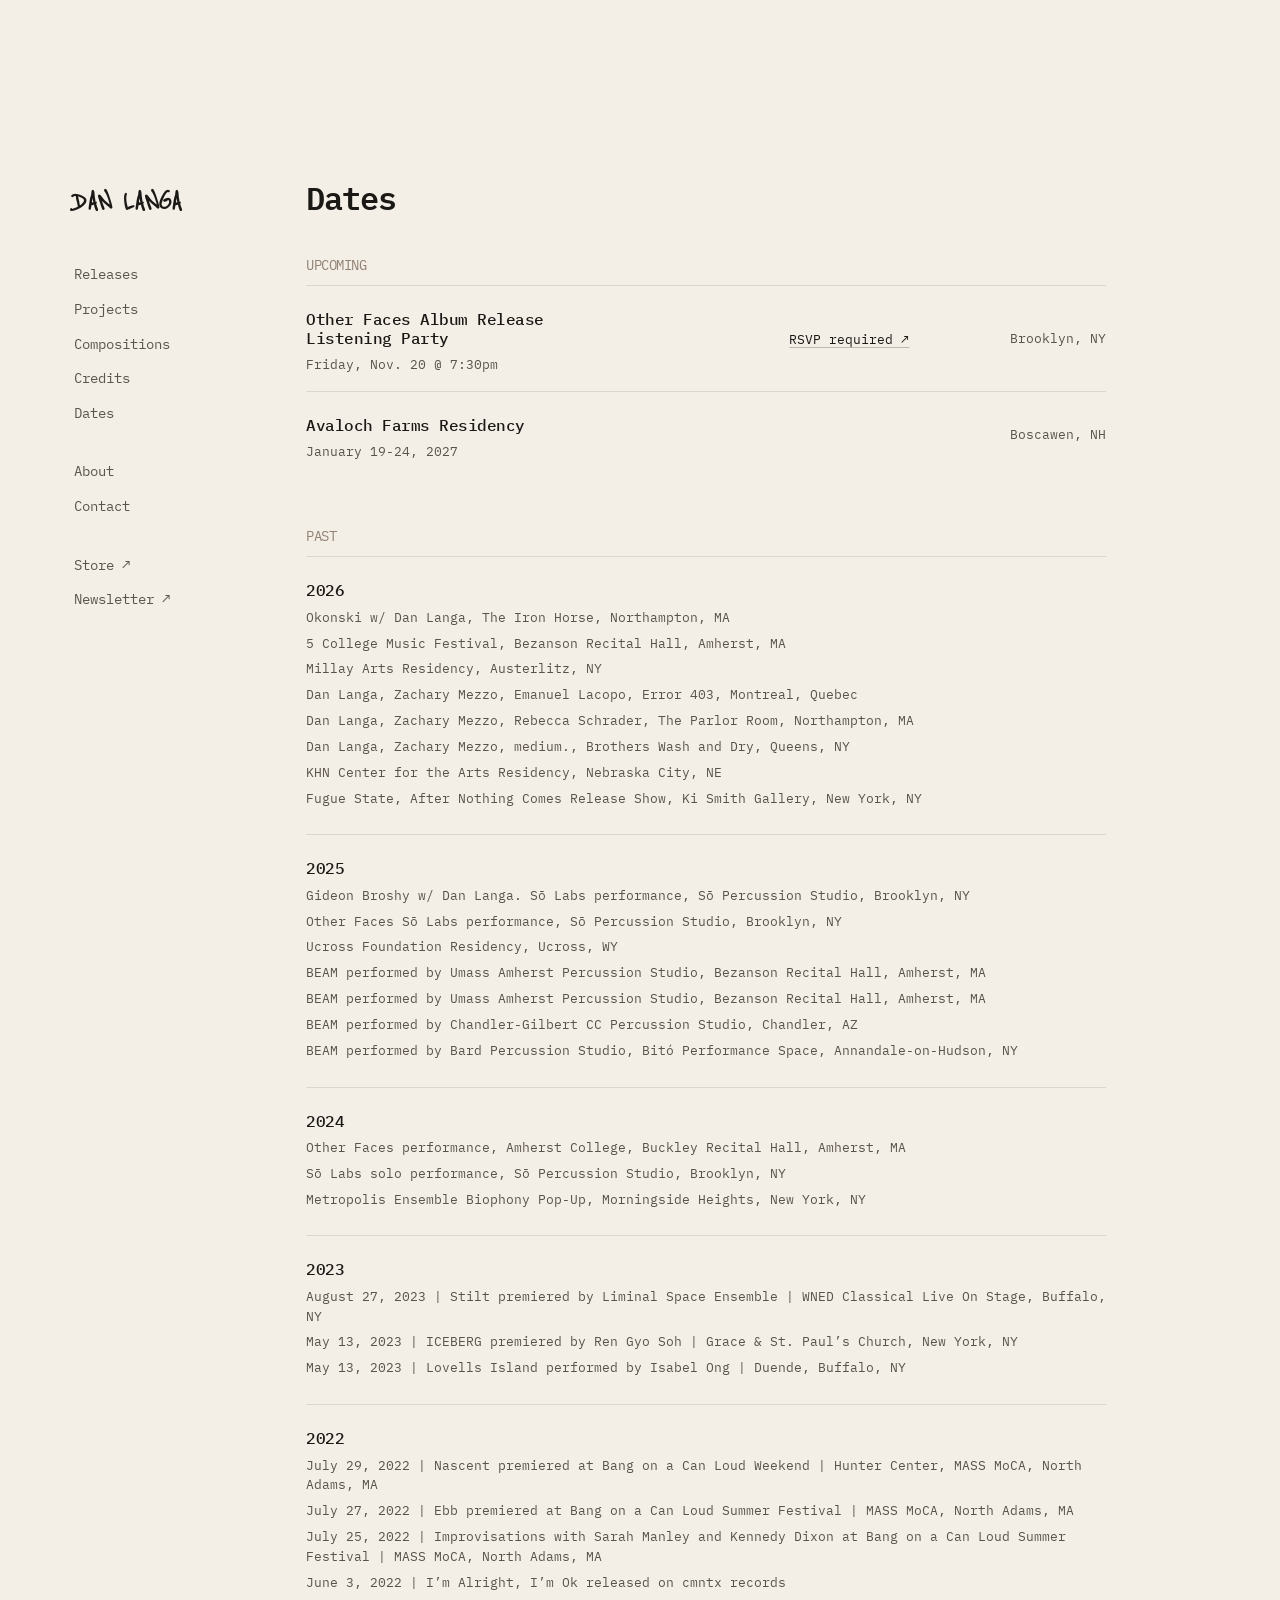
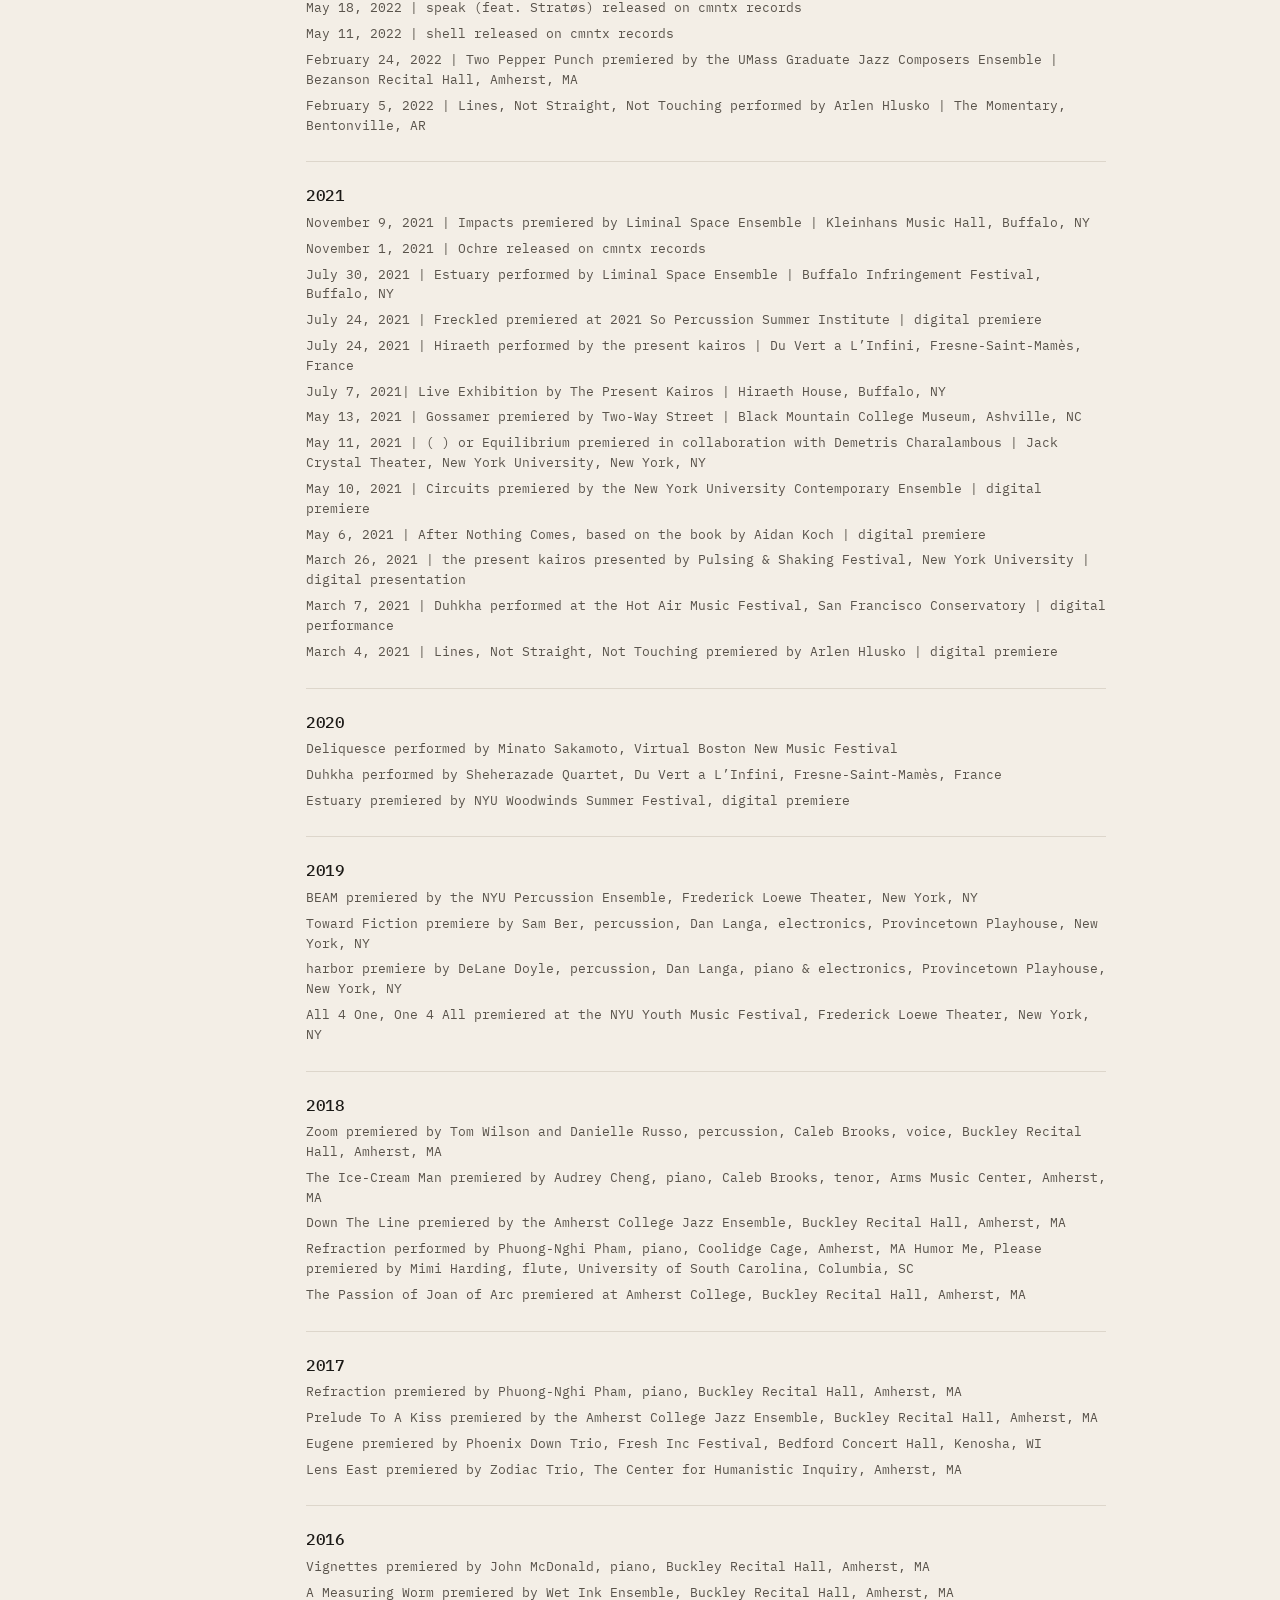
<file: dates.html>
<!DOCTYPE html>
<html lang="en">

<head>
    <meta charset="UTF-8">
    <meta name="viewport" content="width=device-width, initial-scale=1">
    <title>Dan Langa — Dates</title>

    <!--swap font code here from Google Fonts, then change css file -->
    <link rel="preconnect" href="https://fonts.googleapis.com">
    <link rel="preconnect" href="https://fonts.gstatic.com" crossorigin>
    <link
        href="https://fonts.googleapis.com/css2?family=Cardo:ital,wght@0,400;0,700;1,400&family=IBM+Plex+Mono:ital,wght@0,100;0,200;0,300;0,400;0,500;0,600;0,700;1,100;1,200;1,300;1,400;1,500;1,600;1,700&family=Reenie+Beanie&display=swap"
        rel="stylesheet">
    <link rel="stylesheet" href="css/styles.css">
      <link rel="apple-touch-icon" sizes="180x180" href="./assets/images/favicon_io/apple-touch-icon.png">
  <link rel="icon" type="image/png" sizes="32x32" href="./assets/images/favicon_io/favicon-32x32.png">
  <link rel="icon" type="image/png" sizes="16x16" href="./assets/images/favicon_io/favicon-16x16.png">
  <link rel="manifest" href="./assets/images/favicon_io/site.webmanifest">
</head>

<body data-page="home">
    <!--mobile only-->
    <div class="mobile-bar">
        <a class="title" href="index.html">
        <span class="title-name" style="padding:0.5rem">DAN LANGA</span>
      </a>
        <button class="menu-btn" type="button" data-menu-toggle aria-expanded="false"
            aria-controls="sidebar">Menu</button>
    </div>
    <!--universal-->
    <div class="overlay" data-overlay></div>
    <div class="layout">
        <aside class="sidebar" id="sidebar">
            <a class="title" href="index.html">
                <span class="title-name">Dan Langa</span>
            </a>
            <nav class="nav" data-nav aria-label="Primary">
                <a href="releases.html">Releases</a>
                <a href="projects.html">Projects</a>
                <a href="compositions.html">Compositions</a><a href="credits.html">Credits</a>
                <a href="dates.html">Dates</a>
                <div style="height:20px"></div>
                <a href="about.html">About</a>
                <a href="contact.html">Contact</a>
                  <div style="height:20px"></div>
<a href="https://danlanga.bandcamp.com/merch" target="_blank">Store ↗</a>
        <a href="https://danlanga.us16.list-manage.com/subscribe?u=081a6517eb65f5830fa1c7b0c&id=927f4ac011"
          target="_blank">Newsletter ↗</a>
            </nav>
        </aside>
        <main class="content" id="main">
            <header class="hero">
                <h1>Dates</h1>
            </header>
            <h2
                style="text-align: left; width: 100%; font-size:.9rem; max-width:800px; color:rgb(145, 130, 117); font-weight:400">
                UPCOMING</h2>
            <article class="item date">
                <div>
                    <h3>Other Faces Album Release Listening Party</h3>
                    <p>Friday, Nov. 20 @ 7:30pm</p>
                </div>

                <div class="filler"></div>
                <div>
                    <a href="https://partiful.com/e/vCqomFWe4QuV34uch7Oz" target="_blank">RSVP required ↗</a>
                </div>
                <div class="item-end">

                    <p>Brooklyn, NY</p>
                </div>

            </article>
            <article class="item date">
                <div>
                    <h3>Avaloch Farms Residency</h3>
                    <p>January 19-24, 2027</p>
                </div>
                <div class="filler"></div>
                <div>

                </div>
                <div class="item-end">

                    <p>Boscawen, NH</p>
                </div>

            </article>
            <br><br>
            <h2
                style="text-align: left; width: 100%; font-size:.9rem; max-width:800px; color:rgb(145, 130, 117); font-weight:400">
                PAST</h2>
            <article class="item date past">
                <div>
                    <h3>2026</h3>
                    <p>Okonski w/ Dan Langa, The Iron Horse, Northampton, MA</p>
                    <p>5 College Music Festival, Bezanson Recital Hall, Amherst, MA</p>
                    <p>Millay Arts Residency, Austerlitz, NY</p>
                    <p>Dan Langa, Zachary Mezzo, Emanuel Lacopo, Error 403, Montreal, Quebec</p>
                    <p>Dan Langa, Zachary Mezzo, Rebecca Schrader, The Parlor Room, Northampton, MA</p>
                    <p>Dan Langa, Zachary Mezzo, medium., Brothers Wash and Dry, Queens, NY</p>

                    <p>KHN Center for the Arts Residency, Nebraska City, NE</p>

                    <p>Fugue State, After Nothing Comes Release Show, Ki Smith Gallery, New York, NY</p>

                </div>
            </article>
            <article class="item date past">
                <div>
                    <h3>2025</h3>
                    <p>Gideon Broshy w/ Dan Langa. Sō Labs performance, Sō Percussion Studio, Brooklyn, NY</p>
                    <p>Other Faces Sō Labs performance, Sō Percussion Studio, Brooklyn, NY</p>
                    <p>Ucross Foundation Residency, Ucross, WY</p>
                    <p>BEAM performed by Umass Amherst Percussion Studio, Bezanson Recital Hall, Amherst, MA</p>
                    <p>BEAM performed by Umass Amherst Percussion Studio, Bezanson Recital Hall, Amherst, MA</p>
                    <p>BEAM performed by Chandler-Gilbert CC Percussion Studio, Chandler, AZ</p>
                    <p>BEAM performed by Bard Percussion Studio, Bitó Performance Space, Annandale-on-Hudson, NY</p>
                </div>
            </article>
            <article class="item date past">
                <div>
                    <h3>2024</h3>
                    <p>Other Faces performance, Amherst College, Buckley Recital Hall, Amherst, MA</p>
                    <p>Sō Labs solo performance, Sō Percussion Studio, Brooklyn, NY</p>
                    <p>Metropolis Ensemble Biophony Pop-Up, Morningside Heights, New York, NY</p>
                </div>
            </article>
            </article>
            <article class="item date past">
                <div>
                    <h3>2023</h3>
                    <p>August 27, 2023 | Stilt premiered by Liminal Space Ensemble | WNED Classical Live On Stage, Buffalo, NY</p>
<p>May 13, 2023 | ICEBERG premiered by Ren Gyo Soh | Grace & St. Paul’s Church, New York, NY</p>
<p>May 13, 2023 | Lovells Island performed by Isabel Ong | Duende, Buffalo, NY</p>
                </div>
            </article>
            <article class="item date past">
                <div>
                    <h3>2022</h3>
                    <p>July 29, 2022 | Nascent premiered at Bang on a Can Loud Weekend | Hunter Center, MASS MoCA, North Adams, MA</p>
<p>July 27, 2022 | Ebb premiered at Bang on a Can Loud Summer Festival | MASS MoCA, North Adams, MA</p>
<p>July 25, 2022 | Improvisations with Sarah Manley and Kennedy Dixon at Bang on a Can Loud Summer Festival | MASS MoCA, North Adams, MA</p>
<p>June 3, 2022 | I’m Alright, I’m Ok released on cmntx records</p>
<p>May 18, 2022 | speak (feat. Stratøs) released on cmntx records</p>
<p>May 11, 2022 | shell released on cmntx records</p>
<p>February 24, 2022 | Two Pepper Punch premiered by the UMass Graduate Jazz Composers Ensemble | Bezanson Recital Hall, Amherst, MA</p>
<p>February 5, 2022 | Lines, Not Straight, Not Touching performed by Arlen Hlusko | The Momentary, Bentonville, AR</p>

                </div>
            </article>
            <article class="item date past">
                <div>
                    <h3>2021</h3>
                   <p>November 9, 2021 | Impacts premiered by Liminal Space Ensemble | Kleinhans Music Hall, Buffalo, NY</p>
<p>November 1, 2021 | Ochre released on cmntx records</p>
<p>July 30, 2021 | Estuary performed by Liminal Space Ensemble | Buffalo Infringement Festival, Buffalo, NY</p>
<p>July 24, 2021 | Freckled premiered at 2021 So Percussion Summer Institute | digital premiere</p>
<p>July 24, 2021 | Hiraeth performed by the present kairos | Du Vert a L’Infini, Fresne-Saint-Mamès, France</p>
<p>July 7, 2021| Live Exhibition by The Present Kairos | Hiraeth House, Buffalo, NY</p>
<p>May 13, 2021 | Gossamer premiered by Two-Way Street | Black Mountain College Museum, Ashville, NC</p>
<p>May 11, 2021 | ( ) or Equilibrium premiered in collaboration with Demetris Charalambous | Jack Crystal Theater, New York University, New York, NY</p>
<p>May 10, 2021 | Circuits premiered by the New York University Contemporary Ensemble | digital premiere</p>
<p>May 6, 2021 | After Nothing Comes, based on the book by Aidan Koch | digital premiere</p>
<p>March 26, 2021 | the present kairos presented by Pulsing & Shaking Festival, New York University | digital presentation</p>
<p>March 7, 2021 | Duhkha performed at the Hot Air Music Festival, San Francisco Conservatory | digital performance</p>
<p>March 4, 2021 | Lines, Not Straight, Not Touching premiered by Arlen Hlusko | digital premiere</p>

                </div>
            </article>
               <article class="item date past">
                <div>
                    <h3>2020</h3>
                  <p>Deliquesce performed by Minato Sakamoto, Virtual Boston New Music Festival</p>
<p>Duhkha performed by Sheherazade Quartet, Du Vert a L’Infini, Fresne-Saint-Mamès, France</p>
<p>Estuary premiered by NYU Woodwinds Summer Festival, digital premiere</p>
            </article>
            <article class="item date past">
                <div>
                    <h3>2019</h3>
                  <p>BEAM premiered by the NYU Percussion Ensemble, Frederick Loewe Theater, New York, NY</p>
<p>Toward Fiction premiere by Sam Ber, percussion, Dan Langa, electronics, Provincetown Playhouse, New York, NY</p>
<p>harbor premiere by DeLane Doyle, percussion, Dan Langa, piano & electronics, Provincetown Playhouse, New York, NY</p>
<p>All 4 One, One 4 All premiered at the NYU Youth Music Festival, Frederick Loewe Theater, New York, NY</p>
            </article>
            <article class="item date past">
                <div>
                    <h3>2018</h3>
                 <p>Zoom premiered by Tom Wilson and Danielle Russo, percussion, Caleb Brooks, voice, Buckley Recital Hall, Amherst, MA</p>
<p>The Ice-Cream Man premiered by Audrey Cheng, piano, Caleb Brooks, tenor, Arms Music Center, Amherst, MA</p>
<p>Down The Line premiered by the Amherst College Jazz Ensemble, Buckley Recital Hall, Amherst, MA</p>
<p>Refraction performed by Phuong-Nghi Pham, piano, Coolidge Cage, Amherst, MA
Humor Me, Please premiered by Mimi Harding, flute, University of South Carolina, Columbia, SC</p>
<p>The Passion of Joan of Arc premiered at Amherst College, Buckley Recital Hall, Amherst, MA</p>
            </article>
            <article class="item date past">
                <div>
                    <h3>2017</h3>
                 <p>Refraction premiered by Phuong-Nghi Pham, piano, Buckley Recital Hall, Amherst, MA</p>
<p>Prelude To A Kiss premiered by the Amherst College Jazz Ensemble, Buckley Recital Hall, Amherst, MA</p>
<p>Eugene premiered by Phoenix Down Trio, Fresh Inc Festival, Bedford Concert Hall, Kenosha, WI</p>
<p>Lens East premiered by Zodiac Trio, The Center for Humanistic Inquiry, Amherst, MA</p>
            </article>
            <article class="item date past">
                <div>
                    <h3>2016</h3>
                 <p>Vignettes premiered by John McDonald, piano, Buckley Recital Hall, Amherst, MA</p>
<p>A Measuring Worm premiered by Wet Ink Ensemble, Buckley Recital Hall, Amherst, MA</p>

            </article>
        </main>
    </div>
    <script src="js/nav.js"></script>
</body>

</html>
</file>
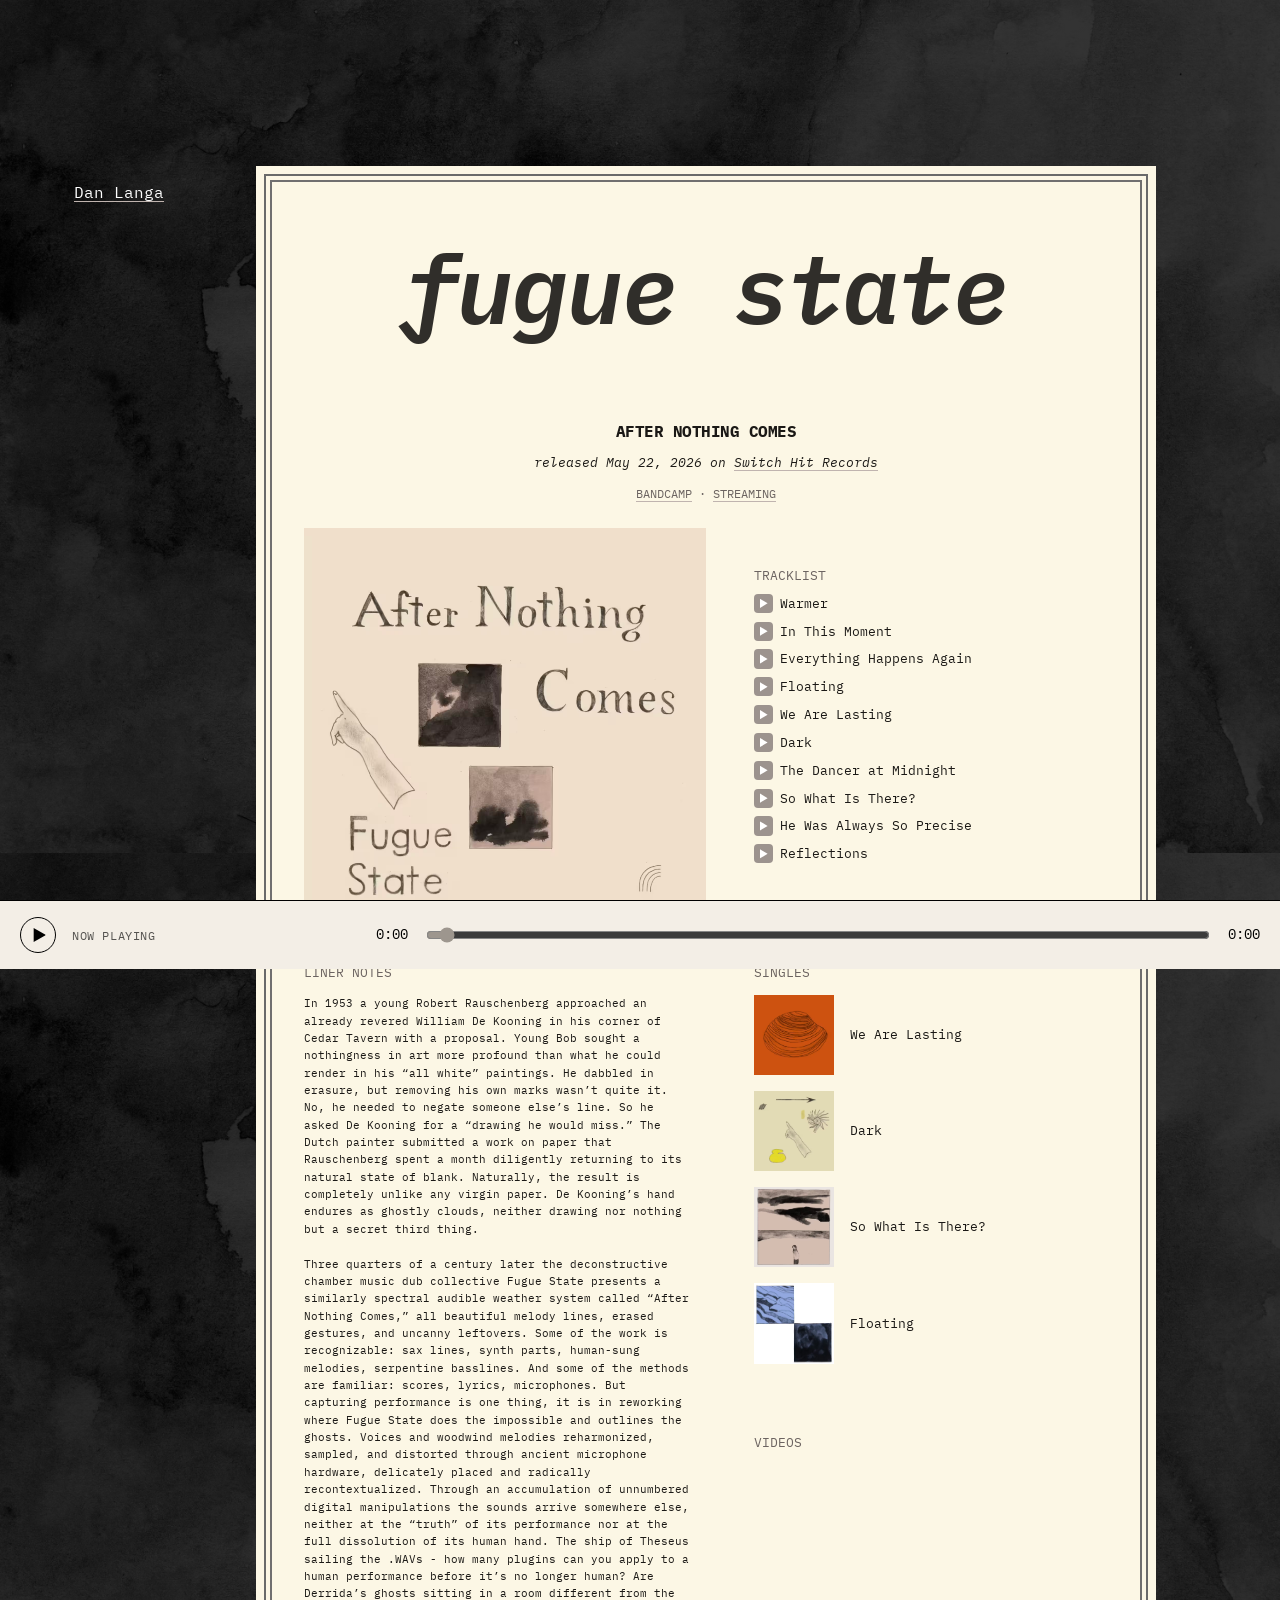
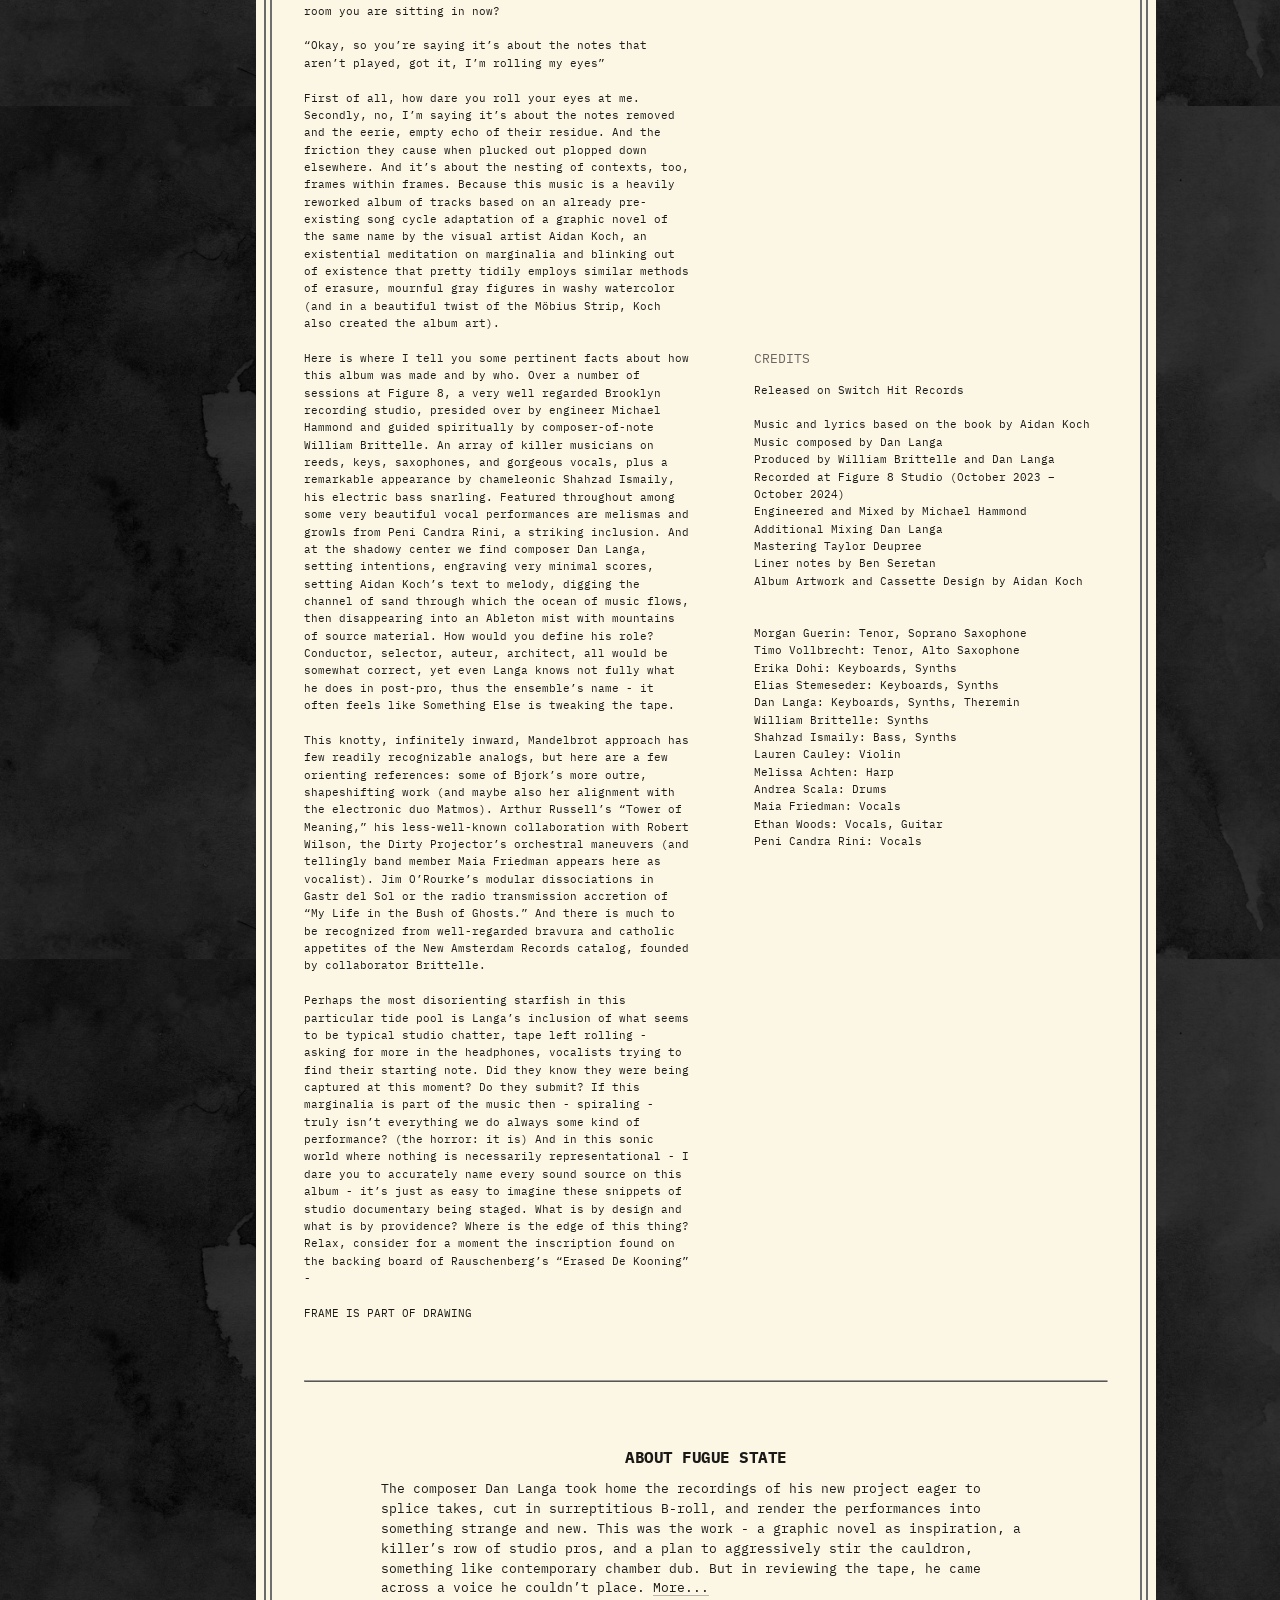
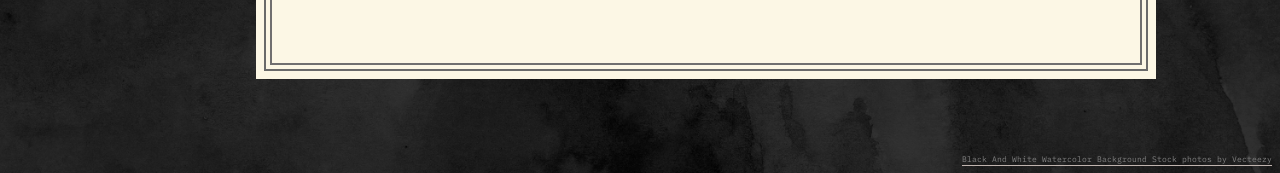
<file: fugue-state.html>
<!DOCTYPE html>
<html lang="en">

<head>
  <meta charset="UTF-8">
  <meta name="viewport" content="width=device-width, initial-scale=1">
  <title>Fugue State</title>

  <!--swap font code here from Google Fonts, then change css file -->
  <link rel="preconnect" href="https://fonts.googleapis.com">
  <link rel="preconnect" href="https://fonts.gstatic.com" crossorigin>
  <link
    href="https://fonts.googleapis.com/css2?family=Cardo:ital,wght@0,400;0,700;1,400&family=IBM+Plex+Mono:ital,wght@0,100;0,200;0,300;0,400;0,500;0,600;0,700;1,100;1,200;1,300;1,400;1,500;1,600;1,700&family=Reenie+Beanie&display=swap"
    rel="stylesheet">
  <link rel="stylesheet" href="css/styles.css">
  <link rel="apple-touch-icon" sizes="180x180" href="./assets/images/favicon_io/apple-touch-icon.png">
  <link rel="icon" type="image/png" sizes="32x32" href="./assets/images/favicon_io/favicon-32x32.png">
  <link rel="icon" type="image/png" sizes="16x16" href="./assets/images/favicon_io/favicon-16x16.png">
  <link rel="manifest" href="./assets/images/favicon_io/site.webmanifest">
</head>

<style>
  body {

    background-image: linear-gradient(rgba(0, 0, 0, 0.8), rgba(0, 0, 0, 0.8)), url('./assets/images/watercolor.avif') !important;
    background-repeat: repeat-y;
    background-position: center top;
    background-size: contain;
    background-color: black;


  }

  .tracks {
    height: 100%;
    justify-content: center;
    gap: 0px;
    padding-left: 2rem;
  }

  .tracks p {

    margin: 0px 0px .5rem 1rem;

  }

  /* "More..." / "Less..." buttons: inline, underlined text */
  .more-btn,
  .less-btn {
    display: inline;
    background: none;
    border: none;
    padding: 0;
    margin: 0;
    font: inherit;
    color: inherit;
    text-underline-offset: .2rem;
    text-decoration: underline;
    text-decoration-color: #c0b4af;
    cursor: pointer;
  }

  .more-btn:hover,
  .more-btn:focus-visible,
  .less-btn:hover,
  .less-btn:focus-visible {
    opacity: 0.8;
  }

  .about-chunk[hidden],
  .more-btn[hidden] {
    display: none;
  }

  @media (max-width: 768px) {

    /* no mobile bar or drawer overlay */
    .mobile-bar,
    .overlay {
      display: none !important;
    }

    /* undo any off-canvas sidebar behavior from the boilerplate */
    .layout {
      display: block !important;
    }

    .sidebar {
      display: block !important;
      position: static !important;
      transform: none !important;
      width: auto !important;
      height: auto !important;
      padding: 1rem !important;
    }

    .content,
    main.content {
      margin: 20px 0 0 0 !important;
      width: 100% !important;
      /* room for the 14px decorative box-shadow border */
      padding: 0 20px 20px !important;
      box-sizing: border-box;
    }

    /* card padding and title size */
    #about-text {
      padding: 1.25rem !important;
    }

    #about-text h1 {
      font-size: 4rem !important;
    }

    /* stack the two-column sections */
    .album-grid,
    .notes-grid {
      grid-template-columns: 1fr !important;
      gap: 1.5rem !important;
    }

    .side-col {
      padding-left: 0 !important;
      order: -1
    }

    .tracks {
      padding-left: 0;
    }

    .tracks p {
      margin-left: 0;
    }

    img {
      max-width: 100%;
      height: auto;
    }
  }
</style>

<body data-page="home">

  <div class="layout">
    <aside style="background-color:transparent; position:relative !important" class="sidebar" id="sidebar">
      <a style="color: white" href=projects.html>Dan Langa</a>
    </aside>
    <main class="content" id="main">
      <div id="about-text" style="font-size:.8rem; width:100%;background:rgb(252, 247, 229);padding:2rem;  border: 2px solid #706f6f; /* Innermost border */
  box-shadow: 
    0 0 0 4px rgb(252, 247, 229),  /* Second border (5px wide) */
    0 0 0 6px #6a6a6a, /* Third border (5px wide, 10px total spread) */
    0 0 0 14px rgb(252, 247, 229); /* Fourth border (5px wide, 15px total spread) */">
        <header class="hero">
          <h1 style="font-size:6rem;margin-top:0rem;margin-bottom:.5rem;opacity:0.9;line-height:1.5;text-align:center">
            <i>fugue state</i>
          </h1>
        </header>
        <br>
        <br>

        <h2 style="font-size:1rem;text-align:center"><strong>AFTER NOTHING COMES</strong></h2>


        <p style="text-align:center"><i>released May 22, 2026 on <a href="https://switchhitrecords.com/" target="_blank">Switch Hit Records</a></i></p>
        <p style="text-align:center;margin:.25rem;font-size:.75rem;color:#6c6461"><a href="https://fugue-state.bandcamp.com/album/after-nothing-comes" target="_blank">BANDCAMP</a> ·
          <a href="https://linktr.ee/danlanga?lt_utm_source=lt_share_link#548750019" target="_blank">STREAMING</a>
        </p>
        <br>
        <div class="album-grid" style="display:grid; grid-template-columns: repeat(2, 1fr)">
          <div><img src="./assets/images/after_high.avif"></div>
          <div>
            <div class="tracks">
              <p style="color:#6c6461">TRACKLIST</p>
              <p><button type="button" class="track-btn"
                  data-src="assets/audio/after_nothing_comes/01-Fugue State-warmer-(master 24-48).mp3"
                  data-title="Warmer" aria-label="Play Warmer">▶</button> Warmer</p>
              <p><button type="button" class="track-btn"
                  data-src="assets/audio/after_nothing_comes/02-Fugue State-in this moment-(master 24-48).mp3"
                  data-title="In This Moment" aria-label="Play In This Moment">▶</button> In This Moment</p>
              <p><button type="button" class="track-btn"
                  data-src="assets/audio/after_nothing_comes/03-Fugue State-everything happens again-(master 24-48).mp3"
                  data-title="Everything Happens Again" aria-label="Play Everything Happens Again">▶</button> Everything
                Happens Again</p>
              <p><button type="button" class="track-btn"
                  data-src="assets/audio/after_nothing_comes/04-Fugue State-floating-(master 24-48).mp3"
                  data-title="Floating" aria-label="Play Floating">▶</button> Floating</p>
              <p><button type="button" class="track-btn"
                  data-src="assets/audio/after_nothing_comes/05-Fugue State-we are lasting-(master 24-48).mp3"
                  data-title="We Are Lasting" aria-label="Play We Are Lasting">▶</button> We Are Lasting</p>
              <p><button type="button" class="track-btn"
                  data-src="assets/audio/after_nothing_comes/06-Fugue State-dark-(master 24-48).mp3" data-title="Dark"
                  aria-label="Play Dark">▶</button> Dark</p>
              <p><button type="button" class="track-btn"
                  data-src="assets/audio/after_nothing_comes/07-Fugue State-the dancer at midnight-(master 24-48).mp3"
                  data-title="The Dancer at Midnight" aria-label="Play The Dancer at Midnight">▶</button> The Dancer at
                Midnight</p>
              <p><button type="button" class="track-btn"
                  data-src="assets/audio/after_nothing_comes/08-Fugue State-so what is there-(master 24-48).mp3"
                  data-title="So What Is There?" aria-label="Play So What Is There?">▶</button> So What Is There?</p>
              <p><button type="button" class="track-btn"
                  data-src="assets/audio/after_nothing_comes/09-Fugue State-he was always so precise-(master 24-48).mp3"
                  data-title="He Was Always So Precise" aria-label="Play He Was Always So Precise">▶</button> He Was
                Always So Precise</p>
              <p><button type="button" class="track-btn"
                  data-src="assets/audio/after_nothing_comes/10-Fugue State-reflections-(master 24-48).mp3"
                  data-title="Reflections" aria-label="Play Reflections">▶</button> Reflections
              </p>
              <br>

            </div>
          </div>
        </div>
        <br>
        <div class="notes-grid" style="display:grid; grid-template-columns: repeat(2, 1fr);gap:2rem;">
          <div>
            <p style="color:#6c6461">LINER NOTES</p>
            <div style="font-size:.7rem;">
              In 1953 a young Robert Rauschenberg approached an already revered William De Kooning in his corner of
              Cedar Tavern with a proposal. Young Bob sought a nothingness in art more profound than what he could
              render in his “all white” paintings. He dabbled in erasure, but removing his own marks wasn’t quite it.
              No, he needed to negate someone else’s line. So he asked De Kooning for a “drawing he would miss.” The
              Dutch painter submitted a work on paper that Rauschenberg spent a month diligently returning to its
              natural state of blank. Naturally, the result is completely unlike any virgin paper. De Kooning’s hand
              endures as ghostly clouds, neither drawing nor nothing but a secret third thing.
              <br><br>
              Three quarters of a century later the deconstructive chamber music dub collective Fugue State presents a
              similarly spectral audible weather system called “After Nothing Comes,” all beautiful melody lines, erased
              gestures, and uncanny leftovers. Some of the work is recognizable: sax lines, synth parts, human-sung
              melodies, serpentine basslines. And some of the methods are familiar: scores, lyrics, microphones. But
              capturing performance is one thing, it is in reworking where Fugue State does the impossible and outlines
              the ghosts. Voices and woodwind melodies reharmonized, sampled, and distorted through ancient microphone
              hardware, delicately placed and radically recontextualized. Through an accumulation of unnumbered digital
              manipulations the sounds arrive somewhere else, neither at the “truth” of its performance nor at the full
              dissolution of its human hand. The ship of Theseus sailing the .WAVs - how many plugins can you apply to a
              human performance before it’s no longer human? Are Derrida’s ghosts sitting in a room different from the
              room you are sitting in now?
              <br><br>
              “Okay, so you’re saying it’s about the notes that aren’t played, got it, I’m rolling my eyes”
              <br><br>
              First of all, how dare you roll your eyes at me. Secondly, no, I’m saying it’s about the notes removed and
              the eerie, empty echo of their residue. And the friction they cause when plucked out plopped down
              elsewhere. And it’s about the nesting of contexts, too, frames within frames. Because this music is a
              heavily reworked album of tracks based on an already pre-existing song cycle adaptation of a graphic novel
              of the same name by the visual artist Aidan Koch, an existential meditation on marginalia and blinking out
              of existence that pretty tidily employs similar methods of erasure, mournful gray figures in washy
              watercolor (and in a beautiful twist of the Möbius Strip, Koch also created the album art).
              <br><br>
              Here is where I tell you some pertinent facts about how this album was made and by who. Over a number of
              sessions at Figure 8, a very well regarded Brooklyn recording studio, presided over by engineer Michael
              Hammond and guided spiritually by composer-of-note William Brittelle. An array of killer musicians on
              reeds, keys, saxophones, and gorgeous vocals, plus a remarkable appearance by chameleonic Shahzad Ismaily,
              his electric bass snarling. Featured throughout among some very beautiful vocal performances are melismas
              and growls from Peni Candra Rini, a striking inclusion. And at the shadowy center we find composer Dan
              Langa, setting intentions, engraving very minimal scores, setting Aidan Koch’s text to melody, digging the
              channel of sand through which the ocean of music flows, then disappearing into an Ableton mist with
              mountains of source material. How would you define his role? Conductor, selector, auteur, architect, all
              would be somewhat correct, yet even Langa knows not fully what he does in post-pro, thus the ensemble’s
              name - it often feels like Something Else is tweaking the tape.
              <br><br>
              This knotty, infinitely inward, Mandelbrot approach has few readily recognizable analogs, but here are a
              few orienting references: some of Bjork’s more outre, shapeshifting work (and maybe also her alignment
              with the electronic duo Matmos). Arthur Russell’s “Tower of Meaning,” his less-well-known collaboration
              with Robert Wilson, the Dirty Projector’s orchestral maneuvers (and tellingly band member Maia Friedman
              appears here as vocalist). Jim O’Rourke’s modular dissociations in Gastr del Sol or the radio transmission
              accretion of “My Life in the Bush of Ghosts.” And there is much to be recognized from well-regarded
              bravura and catholic appetites of the New Amsterdam Records catalog, founded by collaborator Brittelle.
              <br><br>
              Perhaps the most disorienting starfish in this particular tide pool is Langa’s inclusion of what seems to
              be typical studio chatter, tape left rolling - asking for more in the headphones, vocalists trying to find
              their starting note. Did they know they were being captured at this moment? Do they submit? If this
              marginalia is part of the music then - spiraling - truly isn’t everything we do always some kind of
              performance? (the horror: it is) And in this sonic world where nothing is necessarily representational - I
              dare you to accurately name every sound source on this album - it’s just as easy to imagine these snippets
              of studio documentary being staged. What is by design and what is by providence? Where is the edge of this
              thing? Relax, consider for a moment the inscription found on the backing board of Rauschenberg’s “Erased
              De Kooning” -
              <br><br>
              FRAME IS PART OF DRAWING
            </div>
          </div>
          <div class="side-col" style="padding-left:2rem">
            <p style="color:#6c6461">SINGLES</p>
            <div style="display:flex;flex-direction:row; align-items:center;gap:1rem;margin-bottom:1rem;"><img
                style="max-width:80px" src='assets/images/we_are_lasting.avif'>
              <p>We Are Lasting</p>
            </div>
            <div style="display:flex;flex-direction:row; align-items:center;gap:1rem;margin-bottom:1rem;"><img
                style="max-width:80px" src='assets/images/dark.avif'>
              <p>Dark</p>
            </div>
            <div style="display:flex;flex-direction:row; align-items:center;gap:1rem;margin-bottom:1rem;"><img
                style="max-width:80px" src='assets/images/so_what.avif'>
              <p>So What Is There?</p>
            </div>
            <div style="display:flex;flex-direction:row; align-items:center;gap:1rem;margin-bottom:1rem;"><img
                style="max-width:80px" src='assets/images/floating.avif'>
              <p>Floating</p>

            </div>
            <br>
            <br>
            <p style="color:#6c6461">VIDEOS</p>
            <iframe width="100%" height="200" src="https://www.youtube.com/embed/GNEEDBAq8Lc?si=EsChIYLaeZv_JOVo"
              title="YouTube video player" frameborder="0"
              allow="accelerometer; autoplay; clipboard-write; encrypted-media; gyroscope; picture-in-picture; web-share"
              referrerpolicy="strict-origin-when-cross-origin" allowfullscreen></iframe>
            <br><br>
            <iframe width="100%" height="200" src="https://www.youtube.com/embed/hENDtwAzD1k?si=xKyqRLb_OOVgF1Tp"
              title="YouTube video player" frameborder="0"
              allow="accelerometer; autoplay; clipboard-write; encrypted-media; gyroscope; picture-in-picture; web-share"
              referrerpolicy="strict-origin-when-cross-origin" allowfullscreen></iframe>

            <div>
              <br>
              <br>
              <p style="color:#6c6461">CREDITS</p>
              <div style="font-size:0.7rem; font-weight:400">
                Released on Switch Hit Records
                <br><br>
                Music and lyrics based on the book by Aidan Koch<br>
                Music composed by Dan Langa<br>
                Produced by William Brittelle and Dan Langa<br>
                Recorded at Figure 8 Studio (October 2023 – October 2024)<br>
                Engineered and Mixed by Michael Hammond<br>
                Additional Mixing Dan Langa<br>
                Mastering Taylor Deupree<br>
                Liner notes by Ben Seretan<br>
                Album Artwork and Cassette Design by Aidan Koch<br>
                <br><br>
                Morgan Guerin: Tenor, Soprano Saxophone<br>
                Timo Vollbrecht: Tenor, Alto Saxophone<br>
                Erika Dohi: Keyboards, Synths<br>
                Elias Stemeseder: Keyboards, Synths<br>
                Dan Langa: Keyboards, Synths, Theremin<br>
                William Brittelle: Synths<br>
                Shahzad Ismaily: Bass, Synths<br>
                Lauren Cauley: Violin<br>
                Melissa Achten: Harp<br>
                Andrea Scala: Drums<br>
                Maia Friedman: Vocals<br>
                Ethan Woods: Vocals, Guitar<br>
                Peni Candra Rini: Vocals
              </div>
            </div>
          </div>
          <div>

          </div>

        </div>





        <br>
        <hr>
        <br> <br>
        <br>
        <h2 style="font-size:1rem;text-align:center"><strong>ABOUT FUGUE STATE</strong></h2>
        <div style="max-width:650px; margin:auto;">

          <!-- Paragraph 1 (first reveal continues the same paragraph) -->
          <p>The composer Dan Langa took home the recordings of his new project eager to splice takes, cut in
            surreptitious B-roll, and render the performances into something strange and new. This was the work - a
            graphic novel as inspiration, a killer’s row of studio pros, and a plan to aggressively stir the cauldron,
            something like contemporary chamber dub. But in reviewing the tape, he came across a voice he couldn’t
            place.
            <button class="more-btn" type="button" aria-expanded="false" aria-controls="about-2"
              data-reveal="about-2">More...</button><span class="about-chunk" id="about-2" hidden>
              Unintelligible yet distinct, caught at a distance in what seemed to be a room mic, an utterance he
              couldn’t
              recognize, otherworldly. That’s odd, he thought. But then, from another day entirely, the same five
              syllable
              sound, manifesting this time in the left channel of the piano. And when the same nearly human sound again
              appeared among peals of woodwinds, he dove deep into the DAW to find it.
              <button class="more-btn" type="button" aria-expanded="false" aria-controls="about-3"
                data-reveal="about-3">More...</button></span>
          </p>

          <!-- Paragraph 2 -->
          <p class="about-chunk" id="about-3" hidden>Anomalous sounds, sure, okay, nothing unusual for Langa - he’s a
            working composer and a deep student of
            contemporary avant garde music, weird noises abound, having studied at Amherst and NYU with greats like
            Robert
            Honstein, Eric Wubbels, and Bang on a Can repetition gurus Julia Wolf & Michael Gordon. He’s taken cues from
            all the great, ghostly spectres of the 20th century, too, like John Cage’s otherworldly tape splicing or
            John
            Luther Adam’s uncanny ability to capture Earth spirit lamentations. And Langa is also interested in blurring
            distinctions and broadening our sometimes narrow ideas about how to imagine music - he’s notably one of the
            four composers behind CMNTX a by-artists-for-artists record label putting out really remarkably novel music.
            Through the effort, he’s both released and helped realize a smattering of fascinating, leftfield releases.
            <button class="more-btn" type="button" aria-expanded="false" aria-controls="about-4"
              data-reveal="about-4">More...</button>
          </p>

          <!-- Paragraph 3 -->
          <p class="about-chunk" id="about-4" hidden>But here’s the thing about that eerie, unaccounted-for sound in
            these
            sessions: when Langa zoomed in on the
            track, the computer readout showed nothing out of the ordinary. And when he tried to play the sound back, it
            could not be replicated. It had disappeared. Was his computer glitching? Was he hallucinating? Was there
            something living in the walls? He ventured deeper, digital bit by bit, turning .WAVs inside out, slowing
            down,
            stretching out, and deleting, a process that rendered the remaining music nearly unrecognizable, more
            mangled
            and manipulated than he could have ever planned. Whatever spirit he sought had flown. And the process of
            hunting for it? Now also a mystery. He ran an audio gauntlet in search and could not retrace his steps. Up
            until that moment, the project lacked a name, so why not describe that to which he had succumbed? Fugue
            State,
            a method, a christening.
            <button class="more-btn" type="button" aria-expanded="false" aria-controls="about-5"
              data-reveal="about-5">More...</button>
          </p>

          <!-- Paragraph 4 (ends with "Less...") -->
          <p class="about-chunk" id="about-5" hidden>The project isn’t necessarily credited to Langa alone, nor is the
            project a traditional ensemble exactly,
            though he works with an impressive collection of New York City musicians, including the proliferous Shahzad
            Ismaily, noted vocalist in the gamelan tradition Peni Candra Rini, and New Music figure William Brittelle,
            whose work with Roomful of Teeth and with the New Amsterdam label make places him in a particular
            current-decade pantheon. Fugue State as an entity has more to do with the process, a
            tearing-apart-the-house,
            if you will. An aural Gordon Matta-Clark. The project’s first release is a spectral song cycle that lives in
            the Venn Diagram overlap of saxophone ambient, crumbling art song, and elegantly fried motherboard remixes.
            Named “After Nothing Comes” for the Aidan Koch graphic novel that is its original source material, the album
            will see release on Switch Hit Records - another artist collective - Spring 2026. The haunting, then the
            hunting, after nothing comes.
            <button class="less-btn" type="button" data-collapse>Less...</button>
          </p>
        </div>
        <br>

      </div>
      <!-- Sticky audio player: hidden until a track is played -->



    </main>
    <div class="player" id="player" role="region" aria-label="Audio player" inert>
      <button type="button" class="player-btn" id="player-toggle" aria-label="Play">▶</button>
      <div class="player-info" aria-live="polite">
        <span class="player-label">Now playing</span>
        <span class="player-title" id="player-title"></span>
        <span class="player-release" id="player-release"></span>
      </div>
      <span class="player-time" id="player-time">0:00</span>
      <input type="range" class="player-seek" id="player-seek" min="0" max="100" step="0.1" value="0" aria-label="Seek">
      <span class="player-time" id="player-duration">0:00</span>
    </div>
  </div>

  <script>
    (function () {
      var chunks = document.querySelectorAll('.about-chunk');
      var moreBtns = document.querySelectorAll('[data-reveal]');

      // "More..." reveals the next chunk and hides its own button.
      moreBtns.forEach(function (btn) {
        btn.addEventListener('click', function () {
          var target = document.getElementById(btn.getAttribute('data-reveal'));
          if (target) {
            target.hidden = false;
          }
          btn.setAttribute('aria-expanded', 'true');
          btn.hidden = true;
        });
      });

      // "Less..." collapses everything back to the start.
      var less = document.querySelector('[data-collapse]');
      if (less) {
        less.addEventListener('click', function () {
          chunks.forEach(function (c) { c.hidden = true; });
          moreBtns.forEach(function (b) {
            b.hidden = false;
            b.setAttribute('aria-expanded', 'false');
          });
          document.getElementById('about-text').scrollIntoView({ behavior: 'smooth', block: 'start' });
        });
      }
    })();
  </script>
  <script>
    // One shared audio element drives both the track buttons and the sticky player.
    (() => {
      const audio = new Audio();
      audio.preload = 'none';
const PLAY = '\u25B6\uFE0E', PAUSE = '\u275A\u275A';
      const player = document.getElementById('player');
      const pToggle = document.getElementById('player-toggle');
      const pTitle = document.getElementById('player-title');
      const pRelease = document.getElementById('player-release');
      const pSeek = document.getElementById('player-seek');
      const pTime = document.getElementById('player-time');
      const pDur = document.getElementById('player-duration');

      let current = null;   // the track button that is loaded
      let seeking = false;

      const fmt = (t) => {
        if (!isFinite(t)) return '0:00';
        const m = Math.floor(t / 60), s = Math.floor(t % 60);
        return m + ':' + String(s).padStart(2, '0');
      };

      const setBtn = (btn, playing) => {
        btn.textContent = playing ? PAUSE : PLAY;
        btn.setAttribute('aria-label', (playing ? 'Pause ' : 'Play ') + btn.dataset.title);
        btn.classList.toggle('is-playing', playing);
      };

      // Keep every control in step with the real audio state
      const sync = () => {
        const playing = !audio.paused && !audio.ended;
        if (current) setBtn(current, playing);
        pToggle.textContent = playing ? PAUSE : PLAY;
        pToggle.setAttribute('aria-label', playing ? 'Pause' : 'Play');
      };

      const showPlayer = () => {
        player.inert = false;
        player.classList.add('is-active');
        document.body.classList.add('has-player');
      };

      const play = () => audio.play().catch(() => {
        pTitle.textContent = 'Couldn\u2019t load ' + (current ? current.dataset.title : 'track');
        sync();
      });

      document.addEventListener('click', (e) => {
        const btn = e.target.closest('.track-btn');
        if (!btn) return;

        // Same track: toggle pause / resume
        if (btn === current) {
          audio.paused ? play() : audio.pause();
          return;
        }

        // Different track: end the current one, start the new one
        if (current) {
          audio.pause();
          audio.currentTime = 0;
          setBtn(current, false);
        }
        current = btn;
        audio.src = btn.dataset.src;
        pTitle.textContent = btn.dataset.title;
        const rel = btn.closest('.item')?.querySelector('h3');
        pRelease.textContent = rel ? rel.textContent : '';
        pSeek.value = 0;
        pTime.textContent = '0:00';
        pDur.textContent = '0:00';
        showPlayer();
        play();
      });

      // Player bar controls
      pToggle.addEventListener('click', () => {
        if (!current) return;
        audio.paused ? play() : audio.pause();
      });

      pSeek.addEventListener('pointerdown', () => { seeking = true; });
      pSeek.addEventListener('pointerup', () => { seeking = false; });
      pSeek.addEventListener('input', () => {
        if (audio.duration) audio.currentTime = (pSeek.value / 100) * audio.duration;
        pTime.textContent = fmt(audio.currentTime);
      });

      // Audio events
      audio.addEventListener('play', sync);
      audio.addEventListener('pause', sync);
      audio.addEventListener('ended', sync);
      audio.addEventListener('error', sync);
      audio.addEventListener('loadedmetadata', () => { pDur.textContent = fmt(audio.duration); });
      audio.addEventListener('timeupdate', () => {
        pTime.textContent = fmt(audio.currentTime);
        if (!seeking && audio.duration) pSeek.value = (audio.currentTime / audio.duration) * 100;
      });
    })();
  </script>
  <div style="text-align:right; padding:.5rem;color:grey; font-size:0.5rem;"><a
      href="https://www.vecteezy.com/free-photos/black-and-white-watercolor-background">Black And White Watercolor
      Background Stock photos by Vecteezy</a></div>
</body>

</html>
</file>
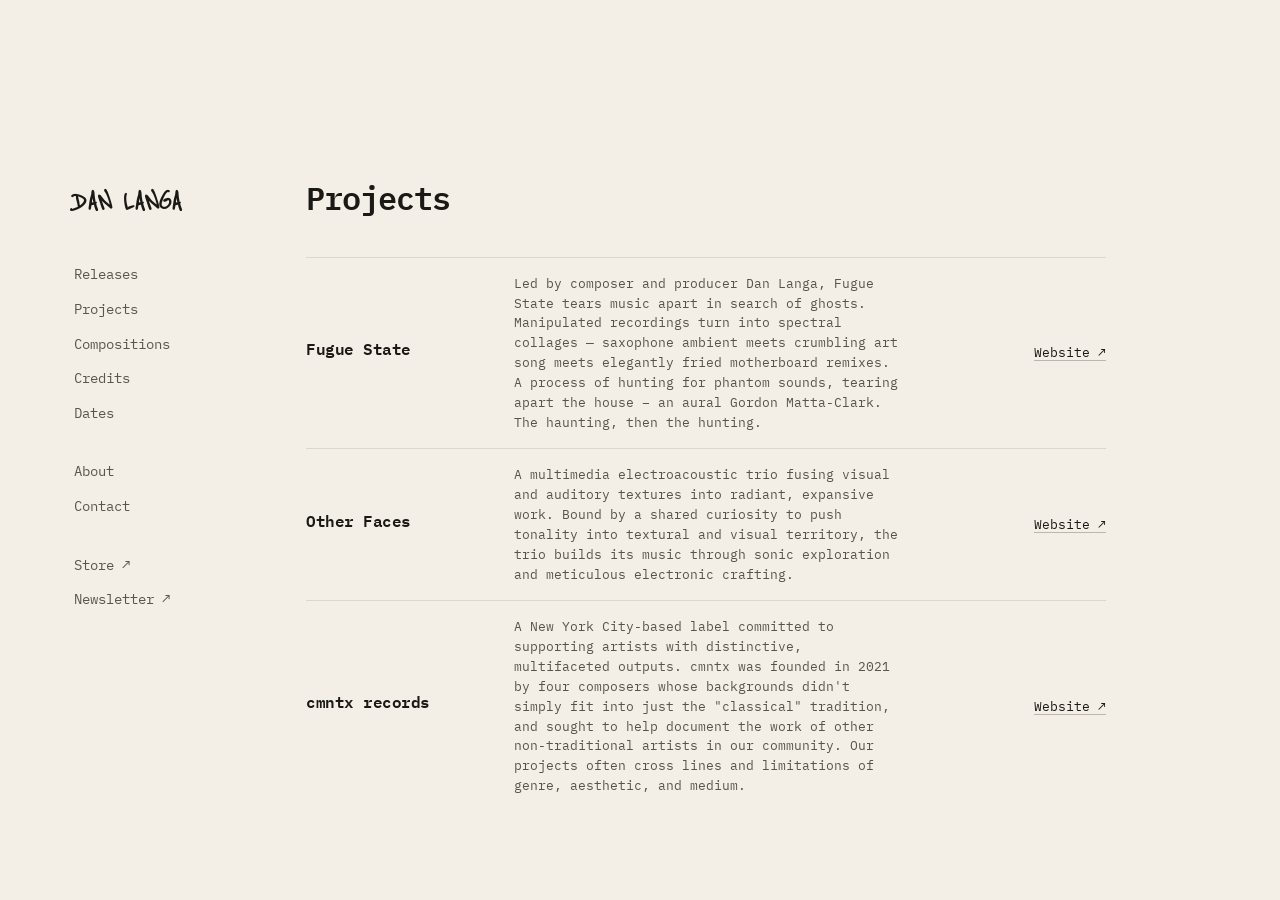
<file: projects.html>
<!DOCTYPE html>
<html lang="en">

<head>
  <meta charset="UTF-8">
  <meta name="viewport" content="width=device-width, initial-scale=1">
  <title>Dan Langa — Projects</title>

  <!--swap font code here from Google Fonts, then change css file -->
  <link rel="preconnect" href="https://fonts.googleapis.com">
  <link rel="preconnect" href="https://fonts.gstatic.com" crossorigin>
  <link
    href="https://fonts.googleapis.com/css2?family=Cardo:ital,wght@0,400;0,700;1,400&family=IBM+Plex+Mono:ital,wght@0,100;0,200;0,300;0,400;0,500;0,600;0,700;1,100;1,200;1,300;1,400;1,500;1,600;1,700&family=Reenie+Beanie&display=swap"
    rel="stylesheet">
  <link rel="stylesheet" href="css/styles.css">
    <link rel="apple-touch-icon" sizes="180x180" href="./assets/images/favicon_io/apple-touch-icon.png">
  <link rel="icon" type="image/png" sizes="32x32" href="./assets/images/favicon_io/favicon-32x32.png">
  <link rel="icon" type="image/png" sizes="16x16" href="./assets/images/favicon_io/favicon-16x16.png">
  <link rel="manifest" href="./assets/images/favicon_io/site.webmanifest">
</head>

<body data-page="home">
  <!--mobile only-->
  <div class="mobile-bar">
         <a class="title" href="index.html">
        <span class="title-name" style="padding:0.5rem">DAN LANGA</span>
      </a>
    <button class="menu-btn" type="button" data-menu-toggle aria-expanded="false" aria-controls="sidebar">Menu</button>
  </div>
  <!--universal-->
  <div class="overlay" data-overlay></div>
  <div class="layout">
    <aside class="sidebar" id="sidebar">
      <a class="title" href="index.html">
        <span class="title-name">Dan Langa</span>
      </a>
      <nav class="nav" data-nav aria-label="Primary">
        <a href="releases.html">Releases</a>
        <a href="projects.html">Projects</a>
        <a href="compositions.html">Compositions</a><a href="credits.html">Credits</a>
        <a href="dates.html">Dates</a>
      <div style="height:20px"></div>
        <a href="about.html">About</a>
        <a href="contact.html">Contact</a>
        <div style="height:20px"></div>
<a href="https://danlanga.bandcamp.com/merch" target="_blank">Store ↗</a>
        <a href="https://danlanga.us16.list-manage.com/subscribe?u=081a6517eb65f5830fa1c7b0c&id=927f4ac011"
          target="_blank">Newsletter ↗</a>
      </nav>
    </aside>
    <main class="content" id="main">
      <header class="hero">
        <h1>Projects</h1>
      </header>
      <article class="item projects">
        <h3>Fugue State</h3>
        <p>Led by composer and producer Dan Langa, Fugue State tears music apart in search of ghosts. Manipulated recordings turn into spectral collages — saxophone ambient meets crumbling art song meets elegantly fried motherboard remixes. A process of hunting for phantom sounds, tearing apart the house – an aural Gordon Matta-Clark. The haunting, then the hunting.</p>
        <a href="fugue-state.html">Website ↗</a>
      </article>
      <article class="item projects">
        <h3>Other Faces</h3>
        <p>A multimedia electroacoustic trio fusing visual and auditory textures into radiant, expansive work. Bound by a shared curiosity to push tonality into textural and visual territory, the trio builds its music through sonic exploration and meticulous electronic crafting.</p>
        <a href="https://otherfacesband.com" target="_blank">Website ↗</a>
      </article>
      <article class="item projects">
        <h3>cmntx records</h3>
        <p>A New York City-based label committed to supporting artists with distinctive, multifaceted outputs. cmntx was founded in 2021 by four composers whose backgrounds didn't simply fit into just the "classical" tradition, and sought to help document the work of other non-traditional artists in our community. Our projects often cross lines and limitations of genre, aesthetic, and medium.</p>
        <a href="https://www.cmntxrecords.com/" target="_blank">Website ↗</a>
      </article>
    </main>
  </div>
  <script src="js/nav.js"></script>
</body>

</html>
</file>
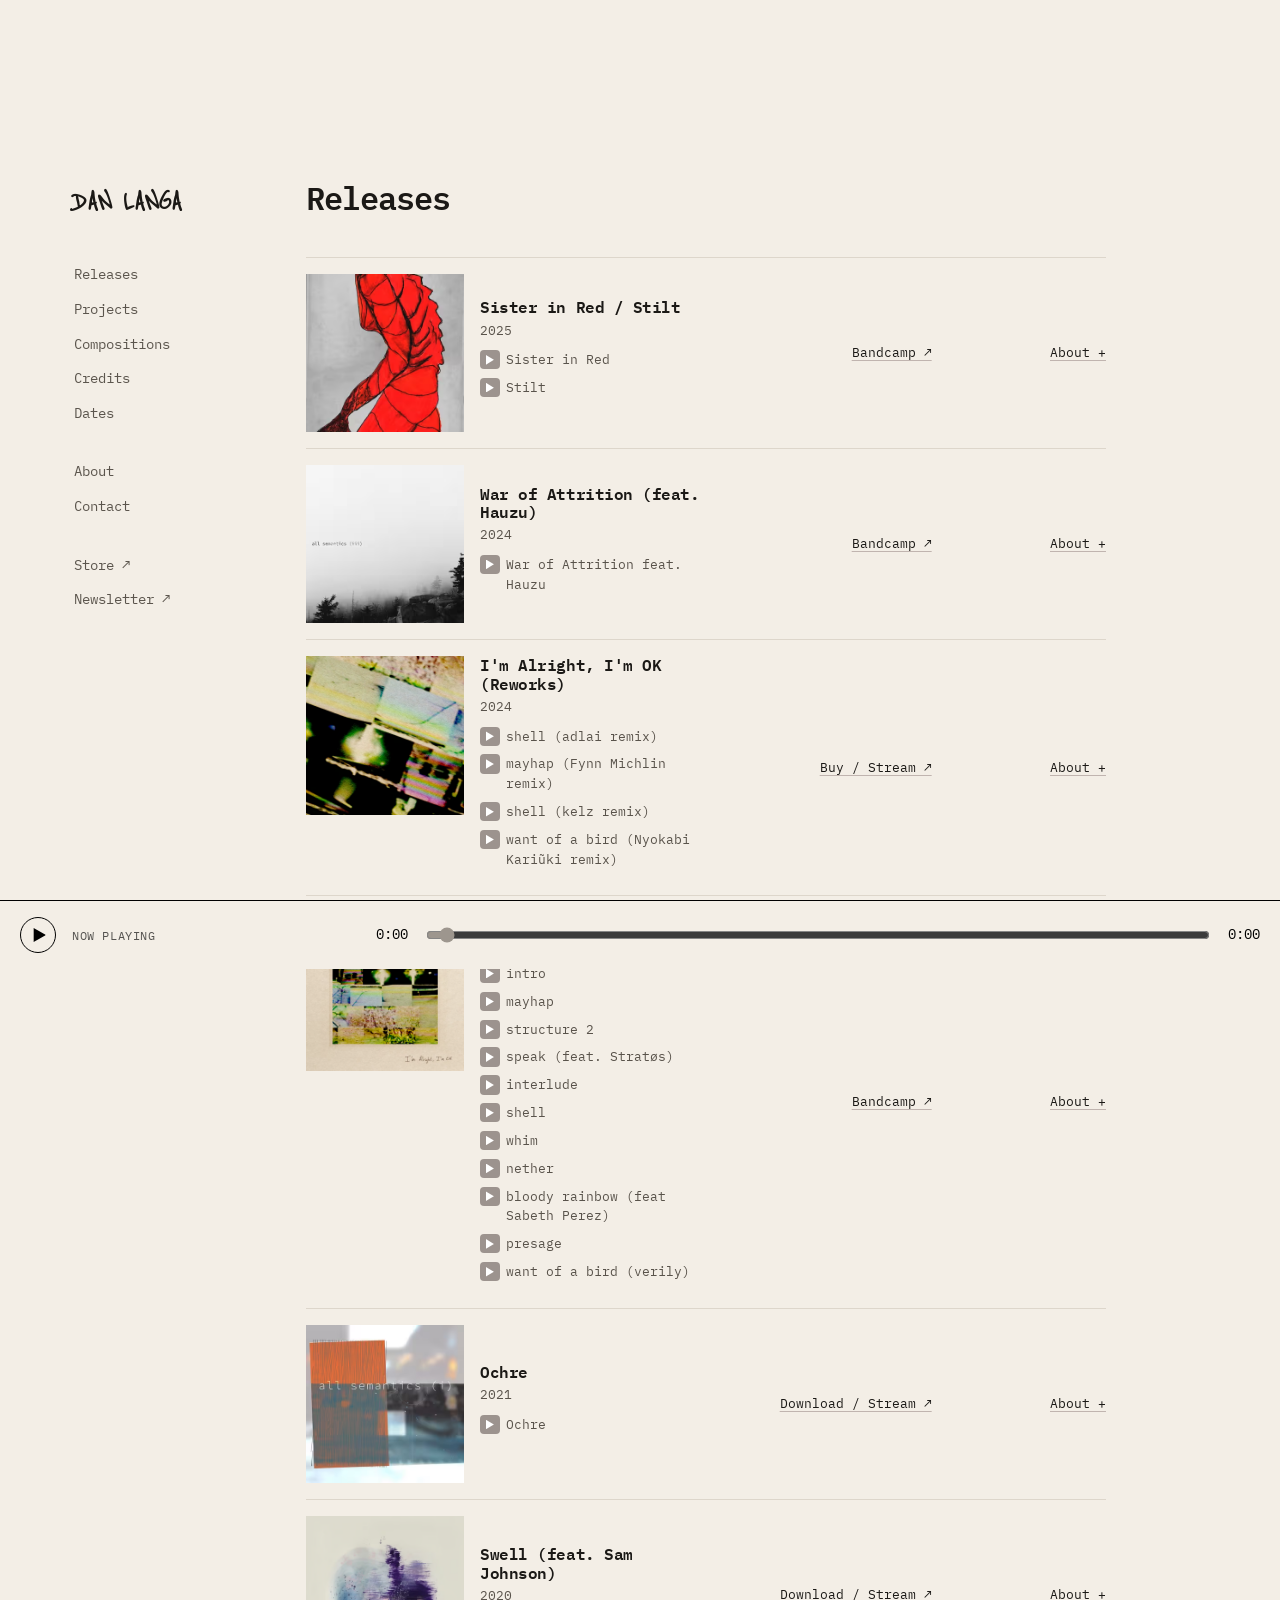
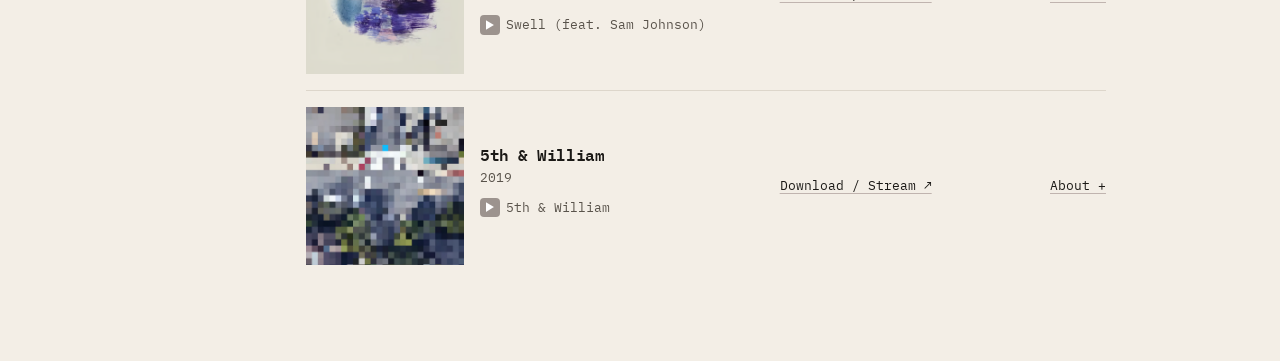
<file: releases.html>
<!DOCTYPE html>
<html lang="en">

<head>
    <meta charset="UTF-8">
    <meta name="viewport" content="width=device-width, initial-scale=1">
    <title>Dan Langa — Releases</title>

    <!--swap font code here from Google Fonts, then change css file -->
    <link rel="preconnect" href="https://fonts.googleapis.com">
    <link rel="preconnect" href="https://fonts.gstatic.com" crossorigin>
    <link
        href="https://fonts.googleapis.com/css2?family=Cardo:ital,wght@0,400;0,700;1,400&family=IBM+Plex+Mono:ital,wght@0,100;0,200;0,300;0,400;0,500;0,600;0,700;1,100;1,200;1,300;1,400;1,500;1,600;1,700&family=Reenie+Beanie&display=swap"
        rel="stylesheet">
    <link rel="stylesheet" href="css/styles.css">
    <link rel="apple-touch-icon" sizes="180x180" href="./assets/images/favicon_io/apple-touch-icon.png">
    <link rel="icon" type="image/png" sizes="32x32" href="./assets/images/favicon_io/favicon-32x32.png">
    <link rel="icon" type="image/png" sizes="16x16" href="./assets/images/favicon_io/favicon-16x16.png">
    <link rel="manifest" href="./assets/images/favicon_io/site.webmanifest">
    <style>

    </style>
</head>
<script>
    document.addEventListener('click', (e) => {
        const toggle = e.target.closest('[data-toggle]');
        if (!toggle) return;

        const item = toggle.closest('.item');
        const details = item.querySelector('.details');

        const isOpen = item.classList.toggle('is-open');
        toggle.setAttribute('aria-expanded', isOpen);
        details.inert = !isOpen;
    });
</script>
<style>
    .item {
        padding: 1rem 0px 0px 0px;

    }
</style>

<body data-page="home">
    <!--mobile only-->
    <div class="mobile-bar">
        <a class="title" href="index.html">
            <span class="title-name" style="padding:0.5rem">DAN LANGA</span>
        </a>
        <button class="menu-btn" type="button" data-menu-toggle aria-expanded="false"
            aria-controls="sidebar">Menu</button>
    </div>
    <!--universal-->
    <div class="overlay" data-overlay></div>
    <div class="layout">
        <aside class="sidebar" id="sidebar">
            <a class="title" href="index.html">
                <span class="title-name">Dan Langa</span>
            </a>
            <nav class="nav" data-nav aria-label="Primary">
                <a href="releases.html">Releases</a>
                <a href="projects.html">Projects</a>
                <a href="compositions.html">Compositions</a><a href="credits.html">Credits</a>
                <a href="dates.html">Dates</a>
                 <div style="height:20px"></div>
                <a href="about.html">About</a>
                <a href="contact.html">Contact</a>
                <div style="height:20px"></div>
  <a href="https://danlanga.bandcamp.com/merch" target="_blank">Store ↗</a>
        <a href="https://danlanga.us16.list-manage.com/subscribe?u=081a6517eb65f5830fa1c7b0c&id=927f4ac011"
          target="_blank">Newsletter ↗</a>
            </nav>
        </aside>
        <main class="content" id="main">
            <header class="hero">
                <h1>Releases</h1>
            </header>
            <!-- Sister in Red / Stilt -->
            <article class="item">
                <div class="img">
                    <img src="./assets/images/sister.avif" alt="Sister in Red / Stilt cover">
                </div>
                <div class="release">
                    <h3>Sister in Red / Stilt</h3>
                    <p>2025</p>
                    <div class="tracks">
                        <p><button type="button" class="track-btn"
                                data-src="assets/audio/sister_in_red/Dan Langa - Sister in Red.mp3"
                                data-title="Sister in Red" aria-label="Play Sister in Red">▶</button> Sister in Red</p>
                        <p><button type="button" class="track-btn"
                                data-src="assets/audio/sister_in_red/Dan Langa - Stilt.mp3" data-title="Stilt"
                                aria-label="Play Stilt">▶</button> Stilt</p>
                    </div>
                </div>
                <a target="_blank" href="https://danlanga.bandcamp.com/album/sister-in-red-stilt">Bandcamp ↗</a>
                <div class="release-btn">
                    <button type="button" class="btn about-btn" data-toggle aria-expanded="false">About</button>
                </div>

                <!-- expandable section -->
                <div class="details" inert>
                    <div class="details-inner">
                        <div class="details-columns">
                            <div class="col">
                                <p>I'm extremely excited to be releasing a double-sided single featuring music from a
                                    brilliant short film by Elle Rinaldi and a track that shows the lineage of how this
                                    score came to be.</p>
                                <br>
                                <p>Elle and I met as she was beginning the edit of this film, and it was such a joy to
                                    get to work on the score after so many amazing conversations we shared about music
                                    and sound at the residency where we were working.</p>
                                <br>
                                <p>On the A-side, ‘Sister in Red’ is an arrangement of the main themes from the score; a
                                    score that began as a completely different track, collaborating with my friends Juan
                                    Herrera and Isabel Ong. This score began as ‘Stilt,’ the B-side of the release, an
                                    open score piece for prepared vibraphone and violin. The final element was a fixed
                                    electronics track built entirely from bird sounds Juan shared with me and became the
                                    throughline between Stilt and the score.</p>
                                <br>
                                <p>As part of the release, Elle and I have made a poster from the film artwork that we
                                    are putting up for sale as a fundraiser for The Sameer Project: Mass Displacement
                                    Response Campaign. We will be selling these posters during the month of October, and
                                    all proceeds from both the music and poster sales will be donated to The Sameer
                                    Project in support of their emergency medical camps in Gaza.</p>
                            </div>
                            <div class="col">
                                <p>Thanks for listening to these tracks made with people I admire so much and supporting
                                    this cause that is so important right now.<br><br>
                                    <br>
                                    released October 1, 2025
                                    <br><br>
                                    composed, produced, mixed, and mastered by Dan Langa
                                    <br><br>
                                    'Sister in Red' was composed for the short film written and directed by Elle Rinaldi
                                    <br><br>
                                    'Stilt' recorded in Buffalo, NY, March 2025
                                    Isabel Ong – Violin
                                    Juan Herrera – Percussion
                                    license
                                    all rights reserved
                                </p>
                                <br>
                                <p><a target="_blank"
                                        href="https://danlanga.bandcamp.com/merch/sister-in-red-poster">'Sister in Red'
                                        Poster ($15) ↗</a></p>
                                <br>

                            </div>
                        </div>
                    </div>
                </div>
            </article>

            <!-- War of Attrition -->
            <article class="item">
                <div class="img">
                    <img src="./assets/images/war.avif" alt="War of Attrition (feat. Hauzu) cover">
                </div>
                <div class="release">
                    <h3>War of Attrition (feat. Hauzu)</h3>
                    <p>2024</p>
                    <div class="tracks">
                        <p><button type="button" class="track-btn"
                                data-src="assets/audio/war_of_attrition/Dan Langa, Hauzu - War of Attrition.mp3"
                                data-title="War of Attrition feat. Hauzu"
                                aria-label="Play War of Attrition feat. Hauzu">▶</button> War of Attrition feat. Hauzu
                        </p>
                    </div>
                </div>
                <a target="_blank" href="https://cmntxrecords.bandcamp.com/album/all-semantics-iii">Bandcamp ↗</a>
                <div class="release-btn">
                    <button type="button" class="btn about-btn" data-toggle aria-expanded="false">About</button>
                </div>

                <div class="details" inert>
                    <div class="details-inner">
                        <div class="details-columns">
                            <div class="col">
                                <p>released August 2, 2024
                                    on <a target="_blank" href="https://www.cmntxrecords.com/">cmntx records</a><br><br>

                                    from <a target="_blank"
                                        href=https://cmntxrecords.bandcamp.com/album/all-semantics-iii>All Semantics
                                        (III)</a>,<br>
                                    Music by Dan Langa and Benjamin Goodbody<br>
                                    Mixed by Dan Langa</p>
                            </div>
                            <div class="col">


                            </div>
                        </div>
                    </div>
                </div>
            </article>

            <!-- I'm Alright, I'm OK (Reworks) -->
            <article class="item">
                <div class="img">
                    <img src="./assets/images/alright.avif" alt="I'm Alright, I'm OK (Reworks) cover">
                </div>
                <div class="release">
                    <h3>I'm Alright, I'm OK (Reworks)</h3>
                    <p>2024</p>
                    <div class="tracks">
                        <p><button type="button" class="track-btn"
                                data-src="assets/audio/ok_reworks/01 - Dan Langa, adlai - shell (adlai remix).mp3"
                                data-title="shell (adlai remix)" aria-label="Play shell (adlai remix)">▶</button> shell
                            (adlai remix)</p>
                        <p><button type="button" class="track-btn"
                                data-src="assets/audio/ok_reworks/02 - Dan Langa, Fynn Michlin - mayhap (Fynn Michlin remix).mp3"
                                data-title="mayhap (Fynn Michlin remix)"
                                aria-label="Play mayhap (Fynn Michlin remix)">▶</button> mayhap (Fynn Michlin remix)</p>
                        <p><button type="button" class="track-btn"
                                data-src="assets/audio/ok_reworks/03 - Dan Langa, kelz - shell (kelz remix).mp3"
                                data-title="shell (kelz remix)" aria-label="Play shell (kelz remix)">▶</button> shell
                            (kelz remix)</p>
                        <p><button type="button" class="track-btn"
                                data-src="assets/audio/ok_reworks/04 - Dan Langa, Nyokabi Kariũki - want of a bird (Nyokabi Kariũki remix) .mp3"
                                data-title="want of a bird (Nyokabi Kariũki remix)"
                                aria-label="Play want of a bird (Nyokabi Kariũki remix)">▶</button> want of a bird
                            (Nyokabi Kariũki remix)</p>
                    </div>
                </div>
                <a target="_blank" href="https://linktr.ee/danlanga?lt_utm_source=lt_admin_share_link#379704105">Buy /
                    Stream ↗</a>
                <div class="release-btn">
                    <button type="button" class="btn about-btn" data-toggle aria-expanded="false">About</button>
                </div>

                <div class="details" inert>
                    <div class="details-inner">
                        <div class="details-columns">
                            <div class="col">
                                <p><strong>Credits</strong><br>
                                    ‘shell - adlai remix’
                                    Produced and Mixed by adlai
                                    <br><br>
                                    'mayhap - Fynn Michlin remix'
                                    Produced and Mixed by Fynn Michlin
                                    <br><br>
                                    ‘shell - kelz remix’
                                    Produced by kelz
                                    Mixed by Dan Langa
                                    <br><br>
                                    'want of a bird - Nyokabi Kariũki remix'
                                    Produced by Nyokabi Kariũki
                                    Mixed by Dan Langa
                            </div>
                            <div class="col">
                                <p>
                                    Mastered by Alex Ring Gray except 'want of a bird (Nyokabi Kariũki remix)' Mastered
                                    by Dan Langa
                                    <br><br>
                                    Art by Luca Civita & Justin Cook
                                </p>
                                </p>
                                <br>

                            </div>
                        </div>
                    </div>
                </div>
            </article>

            <!-- I'm Alright, I'm OK -->
            <article class="item">
                <div class="img">
                    <img src="assets/images/a1884584814_1x1_700.avif" alt="I'm Alright, I'm OK cover">
                </div>
                <div class="release">
                    <h3>I'm Alright, I'm OK</h3>
                    <p>2022</p>
                    <div class="tracks">
                        <p><button type="button" class="track-btn"
                                data-src="assets/audio/im_alright_2/01 - Dan Langa - intro.mp3" data-title="intro"
                                aria-label="Play intro">▶</button> intro</p>
                        <p><button type="button" class="track-btn"
                                data-src="assets/audio/im_alright_2/02 - Dan Langa - mayhap.mp3" data-title="mayhap"
                                aria-label="Play mayhap">▶</button> mayhap</p>
                        <p><button type="button" class="track-btn"
                                data-src="assets/audio/im_alright_2/03 - Dan Langa - structure 2.mp3"
                                data-title="structure 2" aria-label="Play structure 2">▶</button> structure 2</p>
                        <p><button type="button" class="track-btn"
                                data-src="assets/audio/im_alright_2/04 - Dan Langa - speak (feat. Stratøs).mp3"
                                data-title="speak (feat. Stratøs)" aria-label="Play speak (feat. Stratøs)">▶</button>
                            speak (feat. Stratøs)</p>
                        <p><button type="button" class="track-btn"
                                data-src="assets/audio/im_alright_2/05 - Dan Langa - interlude.mp3"
                                data-title="interlude" aria-label="Play interlude">▶</button> interlude</p>
                        <p><button type="button" class="track-btn"
                                data-src="assets/audio/im_alright_2/06 - Dan Langa - shell.mp3" data-title="shell"
                                aria-label="Play shell">▶</button> shell</p>
                        <p><button type="button" class="track-btn"
                                data-src="assets/audio/im_alright_2/07 - Dan Langa - whim.mp3" data-title="whim"
                                aria-label="Play whim">▶</button> whim</p>
                        <p><button type="button" class="track-btn"
                                data-src="assets/audio/im_alright_2/08 - Dan Langa - nether.mp3" data-title="nether"
                                aria-label="Play nether">▶</button> nether</p>
                        <p><button type="button" class="track-btn"
                                data-src="assets/audio/im_alright_2/09-Dan-Langa-bloody-rainbow-feat (1).mp3"
                                data-title="bloody rainbow (feat Sabeth Perez)"
                                aria-label="Play bloody rainbow (feat Sabeth Perez)">▶</button> bloody rainbow (feat
                            Sabeth Perez)</p>
                        <p><button type="button" class="track-btn"
                                data-src="assets/audio/im_alright_2/10 - Dan Langa - presage.mp3" data-title="presage"
                                aria-label="Play presage">▶</button> presage</p>
                        <p><button type="button" class="track-btn"
                                data-src="assets/audio/im_alright_2/11 - Dan Langa - want of a bird (verily).mp3"
                                data-title="want of a bird (verily)"
                                aria-label="Play want of a bird (verily)">▶</button> want of a bird (verily)</p>
                    </div>
                </div>
                <a target="_blank" href="https://danlanga.bandcamp.com/album/im-alright-im-ok">Bandcamp ↗</a>
                <div class="release-btn">
                    <button type="button" class="btn about-btn" data-toggle aria-expanded="false">About</button>
                </div>

                <div class="details" inert>
                    <div class="details-inner">
                        <div class="details-columns">
                            <div class="col">
                                <p><strong>Liner Notes by Vanessa Ague</strong><br>
                                    Music often offers us space to pause and process the chaos around us. The tracks
                                    that comprise I’m Alright, I’m OK gave composer, producer, and arranger Dan Langa
                                    that much-needed space after three recent moments of uncertainty. The Northampton,
                                    Massachusetts-based artist employs detailed texture and sweeping layers to make
                                    music that meditates on the ups and downs of his own life over the last two years.
                                    In the process, he offers us a place to ponder our own experiences through music.
                                    <br><br>
                                    I’m Alright, I’m OK, Langa’s debut album, employs his skills as both a producer and
                                    composer. Langa has extensive experience in composition, working alongside film
                                    composers and studying with composers like Julia Wolfe and Robert Honstein at New
                                    York University. But he’s always had an eclectic range of interests: Growing up near
                                    Detroit, he was surrounded by a plethora of musical styles, from folk to soul to
                                    classical. In recent years, he’s expanded his production craft, gaining inspiration
                                    from electronic artists like Burial and Tim Hecker. The resulting album is made of
                                    wafting ambient, techno beats, and cavernous statements, showcasing Langa’s interest
                                    in creating lattices of blended sounds. Each track on the album weaves personal
                                    field recordings from moments in Langa’s life with electronics and acoustic solos by
                                    guitarist Evan O. Adams, drummer Josh Harmon, violinist Isabel Ong, vocalist Sabeth
                                    Perez, and saxophonist Stratøs.
                                    <br><br>
                                    Throughout I’m Alright, I’m OK, a lo-fi quality cloaks every melody, serving as a
                                    vehicle for thinking about the past. Many tracks on the album unite small, personal
                                    memories with expansive melodies that balance darkness and lightness in gentle
                                    waves. “Intro” opens the album with this pattern: At Christmas a couple of years ago
                                    with his family, Langa recorded everyone rubbing their fingers along the rim of
                                    their drinking glasses, which made a ringing sound. Throughout the track, that field
                                    recording is abstracted, and the drones Langa forms bloom from a gravelly crunch
                                    into a rainbow of vibrant colors. It’s not about the specificity of the memory, but
                                    rather how it feels to remember it.
                                    <br><br>Those moments of ambiguous warmth morph into icier atmospheres and back
                                    again as I’m
                                    Alright, I’m OK continues, highlighting the dichotomy between good moments and bad
                                    ones—and how you might need one to get to the other. The only cover on the album, of
                                    Daniel Johnston’s “bloody rainbow,” hammers home this idea, a ballad that blooms
                                    from a swarming drone into emphatic guitar plucks and simple vocals. Other tracks,
                                    like “speak,” foreground an upbeat, dance-inspired sound mixed with ecstatic
                                    saxophone; the extroverted sound of “speak” ventures into “interlude,” a melancholy,
                                    rippling track with slowed-down, chant-like vocals and watery gurgles. In these
                                    constant shifts, Langa illuminates how uncertainty teeters, never fully dark nor
                                    fully bright.
                                    <br><br>
                                </p>
                            </div>
                            <div class="col">
                                <p>
                                    But the album’s overarching trajectory suggests hope: It moves from warmth to
                                    jaggedness and back to vivid, rounded edges. In Langa’s music, that balance creates
                                    a feeling of wistful reminiscence. At its core, his music is personal, derived from
                                    his own experiences over the past couple of years. Yet in the delicate balance he
                                    strikes, we’re able to forge our own connections, joining together in reflection.–
                                    Vanessa Ague<br><br><strong>Credits</strong>
                                    <br>
                                    All songs written, produced, and performed by Dan Langa © 2022 Tree Town Music
                                    Publishing (ASCAP)
                                    <br><br>
                                    except:
                                    <br><br>
                                    Track 9 – "bloody rainbow" Music and Lyrics by Daniel Johnston © 2000 Eternal Yip
                                    Eye Music (BMI)
                                    <br><br>
                                    Additional Writing By:
                                    Stratøs (4)
                                    <br><br>
                                    Additional Performances By:
                                    Evan O. Adams - guitar (9)
                                    Josh Harmon - drums (4, 11)
                                    Isabel Ong - violin (9)
                                    Sabeth Perez - vocals (5, 7, 9)
                                    Stratøs (4)
                                    Mix by Dan Langa in Northampton, MA
                                    Mastered by Toshi Tsuruoka at Ecotone Lab
                                    <br><br>
                                    Liner Notes by Vanessa Ague
                                    Art and Design by Luca Civita & Justin Cook
                                    <br><br><strong>Music Videos by Justin Cook & Luca Civita</strong><br>
                                    <a target="_blank" href="https://www.youtube.com/watch?v=lzacA2sREJc">speak (feat.
                                        Stratøs)</a><br>
                                    <a target="_blank" href="https://www.youtube.com/watch?v=81fyGBm-Zug">want of a bird
                                        (verily)</a><br>
                                    <a target="_blank" href="https://www.youtube.com/watch?v=1MiI4AKHJjk">structure
                                        2</a>
                                </p>
                                <br>

                            </div>
                        </div>
                    </div>
                </div>
            </article>

            <!-- Ochre -->
            <article class="item">
                <div class="img">
                    <img src="./assets/images/ochre.avif" alt="Ochre cover">
                </div>
                <div class="release">
                    <h3>Ochre</h3>
                    <p>2021</p>
                    <div class="tracks">
                        <p><button type="button" class="track-btn" data-src="assets/audio/ochre/Dan Langa - Ochre.mp3"
                                data-title="Ochre" aria-label="Play Ochre">▶</button>Ochre
                        </p>
                    </div>
                </div>
                <a target="_blank" href="https://cmntxrecords.bandcamp.com/album/all-semantics-i">Download / Stream
                    ↗</a>
                <div class="release-btn">
                    <button type="button" class="btn about-btn" data-toggle aria-expanded="false">About</button>
                </div>

                <div class="details" inert>
                    <div class="details-inner">
                        <div class="details-columns">
                            <div class="col">
                                <p>released November, 1 2021
                                    on <a href="https://www.cmntxrecords.com/" target="_blank">cmntx records</a>
                                    <br><br>
                                    Ochre is grown from field recordings taken at Paint Pots in Kootenay National Park
                                    <br><br>
                                    composition, mixing, mastering - Dan Langa
                                </p>
                            </div>
                            <div class="col">
                                <p>
                                </p>
                                <br>

                            </div>
                        </div>
                    </div>
                </div>
            </article>

            <!-- Swell -->
            <article class="item">
                <div class="img">
                    <img src="./assets/images/swell.avif" alt="Swell (feat. Sam Johnson) cover">
                </div>
                <div class="release">
                    <h3>Swell (feat. Sam Johnson)</h3>
                    <p>2020</p>
                    <div class="tracks">
                        <p><button type="button" class="track-btn" data-src="assets/audio/swell/swell.mp3"
                                data-title="Swell (feat. Sam Johnson)"
                                aria-label="Play Swell (feat. Sam Johnson)">▶</button>Swell
                            (feat. Sam Johnson)</p>
                    </div>
                </div>
                <a target="_blank" href="https://lnkfi.re/3Yv6YMHK">Download / Stream ↗</a>
                <div class="release-btn">
                    <button type="button" class="btn about-btn" data-toggle aria-expanded="false">About</button>
                </div>

                <div class="details" inert>
                    <div class="details-inner">
                        <div class="details-columns">
                            <div class="col">
                                <p>recorded March 11, 2019 in Columbus, OH
                                    <br><br>
                                    released April 24, 2020
                                    <br><br>
                                    composition, mixing - Dan Langa
                                    cello<br><br>composition - Sam Johnson
                                    <br><br>
                                    artwork - Mimi Harding
                                </p>
                            </div>
                            <div class="col">
                                <p>
                                </p>
                                <br>

                            </div>
                        </div>
                    </div>
                </div>
            </article>

            <!-- 5th & William -->
            <article class="item">
                <div class="img">
                    <img src="./assets/images/5th.avif" alt="5th & William cover">
                </div>
                <div class="release">
                    <h3>5th & William</h3>
                    <p>2019</p>
                    <div class="tracks">
                        <p><button type="button" class="track-btn" data-src="assets/audio/5th/5th & William.mp3"
                                data-title="5th & William" aria-label="Play 5th & William">▶</button>5th &
                            William</p>
                    </div>
                </div>
                <a href="https://lnkfi.re/cC35Bc54" target="_blank">Download / Stream ↗</a>
                <div class="release-btn">
                    <button type="button" class="btn about-btn" data-toggle aria-expanded="false">About</button>
                </div>

                <div class="details" inert>
                    <div class="details-inner">
                        <div class="details-columns">
                            <div class="col">
                                <p>Tape Loop Recorded With:
                                    <br><br>
                                    Tascam Portastudio 414 MKII
                                    Korg Minilogue
                                    T-Rex Replay Box
                                    Boss Time Delay
                                    <br><br>
                                    July 22, 2019
                                    <br><br>
                                    recorded, mixed, and mastered by Dan Langa
                                </p>
                            </div>
                            <div class="col">
                                <p>
                                </p>
                                <br>

                            </div>
                        </div>
                    </div>
                </div>
            </article>
        </main>
    </div>
    <!-- Sticky audio player: hidden until a track is played -->
    <div class="player" id="player" role="region" aria-label="Audio player" inert>
        <button type="button" class="player-btn" id="player-toggle" aria-label="Play">▶</button>
        <div class="player-info" aria-live="polite">
            <span class="player-label">Now playing</span>
            <span class="player-title" id="player-title"></span>
            <span class="player-release" id="player-release"></span>
        </div>
        <span class="player-time" id="player-time">0:00</span>
        <input type="range" class="player-seek" id="player-seek" min="0" max="100" step="0.1" value="0"
            aria-label="Seek">
        <span class="player-time" id="player-duration">0:00</span>
    </div>
    <script>
        // One shared audio element drives both the track buttons and the sticky player.
        (() => {
            const audio = new Audio();
            audio.preload = 'none';
            const player = document.getElementById('player');
            const pToggle = document.getElementById('player-toggle');
            const pTitle = document.getElementById('player-title');
            const pRelease = document.getElementById('player-release');
            const pSeek = document.getElementById('player-seek');
            const pTime = document.getElementById('player-time');
            const pDur = document.getElementById('player-duration');

            let current = null;   // the track button that is loaded
            let seeking = false;

            const fmt = (t) => {
                if (!isFinite(t)) return '0:00';
                const m = Math.floor(t / 60), s = Math.floor(t % 60);
                return m + ':' + String(s).padStart(2, '0');
            };

    const setBtn = (btn, playing) => {
    btn.setAttribute('aria-label', (playing ? 'Pause ' : 'Play ') + btn.dataset.title);
    btn.classList.toggle('is-playing', playing);
};

const sync = () => {
    const playing = !audio.paused && !audio.ended;
    if (current) setBtn(current, playing);
    pToggle.setAttribute('aria-label', playing ? 'Pause' : 'Play');
};
            const showPlayer = () => {
                player.inert = false;
                player.classList.add('is-active');
                document.body.classList.add('has-player');
            };

            const play = () => audio.play().catch(() => {
                pTitle.textContent = 'Couldn\u2019t load ' + (current ? current.dataset.title : 'track');
                sync();
            });

            document.addEventListener('click', (e) => {
                const btn = e.target.closest('.track-btn');
                if (!btn) return;

                // Same track: toggle pause / resume
                if (btn === current) {
                    audio.paused ? play() : audio.pause();
                    return;
                }

                // Different track: end the current one, start the new one
                if (current) {
                    audio.pause();
                    audio.currentTime = 0;
                    setBtn(current, false);
                }
                current = btn;
                audio.src = btn.dataset.src;
                pTitle.textContent = btn.dataset.title;
                const rel = btn.closest('.item')?.querySelector('h3');
                pRelease.textContent = rel ? rel.textContent : '';
                pSeek.value = 0;
                pTime.textContent = '0:00';
                pDur.textContent = '0:00';
                showPlayer();
                play();
            });

            // Player bar controls
            pToggle.addEventListener('click', () => {
                if (!current) return;
                audio.paused ? play() : audio.pause();
            });

            pSeek.addEventListener('pointerdown', () => { seeking = true; });
            pSeek.addEventListener('pointerup', () => { seeking = false; });
            pSeek.addEventListener('input', () => {
                if (audio.duration) audio.currentTime = (pSeek.value / 100) * audio.duration;
                pTime.textContent = fmt(audio.currentTime);
            });

            // Audio events
            audio.addEventListener('play', sync);
            audio.addEventListener('pause', sync);
            audio.addEventListener('ended', sync);
            audio.addEventListener('error', sync);
            audio.addEventListener('loadedmetadata', () => { pDur.textContent = fmt(audio.duration); });
            audio.addEventListener('timeupdate', () => {
                pTime.textContent = fmt(audio.currentTime);
                if (!seeking && audio.duration) pSeek.value = (audio.currentTime / audio.duration) * 100;
            });
        })();
    </script>
    <script src="js/nav.js"></script>
</body>

</html>
</file>
<file: css/styles.css>
:root {
  --bg: #f3eee6;
  --bg-item: #f3eee6;
  --ink: #1b1916;
  --muted: #59534b;
  --line: #ddd6cb;
  --sidebar: #f3eee6;
  --sidebar-text: #1b1916;
  --sidebar-muted: #5b554d;
  --accent: #795748;
  --accent-soft: #f3d9cc;
  --sidebar-w: 260px;
  --radius: 18px;
  --font-sans: "IBM Plex Mono", system-ui, sans-serif;
  --font-serif: "Cardo", Georgia, serif;
  --font-hw: "Reenie Beanie", cursive;
  --w: 800px;
}

*,
*::before,
*::after {
  box-sizing: border-box;
}

html {
  scroll-behavior: smooth;
}

body {
  margin: 0;
  min-height: 100vh;
  font-family: var(--font-sans);
  color: var(--ink);
  background: var(--bg);
  line-height: 1.55;
}

img {
  flex-grow: 1;
  max-width: 100%;
  display: block;
}

a {
  color: inherit;
  text-underline-offset: .2rem;
  text-decoration: underline;
  text-decoration-color: #c0b4af;
}

hr {
  color: var(--sidebar-muted);
  border-bottom: 1px solid var(--sidebar-muted);
}

.layout {
  display: flex;
  min-height: 100vh;
  justify-content: center;
}

.sidebar {
  position: sticky;
  top: 0;
  width: var(--sidebar-w);
  flex: 0 0 var(--sidebar-w);
  height: 100vh;
  background: var(--sidebar);
  color: var(--sidebar-text);
  display: flex;
  flex-direction: column;
  padding: 20vh 64px 80px 64px;
  z-index: 40;
}

.title {
  text-decoration: none;
  margin-bottom: 36px;
}

.mobile-bar .title {
  margin-bottom: 0px;
}

.title-name {
  font-family: var(--font-hw);
  font-size: 1.75rem;
  font-weight: 600;
  text-transform: uppercase;
}

.nav {
  font-family: var(--font-sans);
  display: flex;
  flex-direction: column;
  gap: 4px;
}

.nav a {
  text-decoration: none;
  color: var(--sidebar-muted);
  padding: 0.3rem 0px;
  border-radius: 10px;
  font-size: 0.85rem;
}

.nav a:hover,
.nav a:focus-visible {
  color: var(--sidebar-text);
  background: rgba(255, 255, 255, 0.06);
}

.mobile-bar {
  display: none;
  align-items: center;
  justify-content: space-between;
  padding: 8px 16px;
  background: var(--sidebar);
  color: var(--sidebar-text);
  position: sticky;
  top: 0;
  z-index: 50;
}


.menu-btn {
  appearance: none;
  border: 1px solid transparent;
  background: transparent;
  color: inherit;
  border-radius: 10px;
  padding: 8px 0rem;
  font: inherit;
  cursor: pointer;
}

.overlay {
  display: none;
  position: fixed;
  inset: 0;
  background: rgba(22, 29, 26, 0.45);
  z-index: 30;
}

.content {
  flex: 1;
  min-width: 0;
  max-width: 1000px;
  padding: 20vh 64px 80px 64px;
  width: 100%;
  display: flex;
  flex-direction: column;
  align-items: center;
  transform: translateX(-64px)
}

.hero {
  width: 100%;
  max-width: var(--w);
  margin-bottom: 24px;
}

h1,
h2,
h3 {
  font-family: var(--font-sans);
  letter-spacing: -0.03em;
  font-weight: 550;
  line-height: 1.15;
}

h1 {
  font-family: var(--font-sans);
  margin: 0 0 16px;
}

h2 {
  font-size: 1.6rem;
  margin: 0 0 12px;
}

h3 {
  font-size: 1rem;
  margin: 0 0 8px;
}

.lede {
  font-size: .8rem;
  color: var(--muted);
  margin: 0;
  align-self: flex-end;
}

.eyebrow {
  text-align: left;
  width: 100%;
  font-size: .8rem;
  font-weight: 600;
  margin: .5rem 0;
  max-width: var(--w)
}

.item {
  background: var(--bg-item);
  border-top: 1px solid var(--line);
  padding: 1rem 0px;
  display: flex;
  align-items: center;
  max-width: var(--w);
  gap: 1rem;
  width: 100%;
  flex-wrap: wrap;
}

.item h3 {
  flex: 1;
}

.item p {
  flex: 2;
  margin: 0;
  color: var(--muted);
  font-size: .8rem
}

.item a {
  flex: 1.25;
  text-align: right;
  font-family: var(--font-sans);
  font-size: .8rem;
}

.projects a {
  flex: 1;
}



.credits a {
  text-align: center;
}

.item .img {
  flex: 1;
  width: 100%;
  align-self: start;
}

.credits .img {
  flex: 0.5;
  width: 100%;
  align-self: start;
}

.credits {
  padding: .5rem 0;
}

.item .item-end {
  text-align: end;
  flex: 1.5;
}

.item .release {
  flex: 1.5
}

.item .release h3 {
  font-size: 1rem;
  margin-bottom: 4px;
}

.item .composition h3 {
  font-size: 1rem;
}

.item .release p {
  flex: 0.5
}

.item .release-btn {
  flex: 1;
  display: flex;
  justify-content: end;
  align-items: end;


}



.tracks {
  padding: .6rem 0;
  display: flex;
  flex-direction: column;
  gap: 8px
}

.composition {
  flex: 5
}

.date {
  display: grid;
  grid-template-columns: 2fr 1fr 1fr 1fr;
  grid-template-rows: auto;
  /* or a specific height */
}

.date h3 {
  font-size: 1rem;
  font-weight: 500;
  margin-top: 8px;
}

.program-note {
  flex: 3;
}

.stack {
  display: grid;
  gap: 16px;
  max-width: 760px;
}

.section {
  margin-top: 40px;
}

.list {
  margin: 0;
  padding: 0;
  list-style: none;
}

.list li {
  padding: 16px 0;
  border-bottom: 1px solid var(--line);
}

.list li:first-child {
  padding-top: 0;
}

.muted {
  color: var(--muted);
}

.form {
  display: grid;
  gap: 14px;
  max-width: 520px;
}

label {
  display: grid;
  gap: 6px;
  font-size: 0.9rem;
}

input,
textarea,
select {
  font: inherit;
  padding: 11px 12px;
  border-radius: 12px;
  border: 1px solid var(--line);
  background: #fff;
}

textarea {
  min-height: 140px;
  resize: vertical;
}

button[type="submit"] {
  appearance: none;
  border: 0;
  background: var(--ink);
  color: #fff;
  font: inherit;
  padding: 12px 16px;
  border-radius: 999px;
  cursor: pointer;
  justify-self: start;
}

button[type="submit"]:hover {
  background: var(--accent);
}

.about {
  display: flex;
  flex-direction: row;
  gap: 2rem;
}

.caption {

  font-size: .5rem;
  text-align: right;
  color: var(--muted);
  margin-top: .5rem;

}

@media (max-width: 900px) {

  .caption {
    text-align: left;
  }

  .about {
    flex-direction: column;
  }

  .past p,
  h3 {
    padding-bottom: 0.5rem;
  }


  .item .item-end {
    text-align: start;
    flex: 1.5;
  }

  .sidebar .title {
    display: none;
  }

  .filler {
    display: none;
  }

  ;

  .about {

    flex-direction: column;

  }

  .mobile-bar {
    display: flex;
  }

  .layout {
    display: block;
  }

  .sidebar {
    z-index: 9999;
    position: fixed;
    left: 0;
    top: 0;
    transform: translateX(-105%);
    transition: transform 0.22s ease;
  }

  body.nav-open .sidebar {
    transform: translateX(0);
  }

  body.nav-open .overlay {
    display: block;
  }

  .content {
    padding: 28px 18px 64px;
    transform: none;
  }

  .item {
    display: flex;
    flex-direction: column;
    align-items: start;
  }

  .item .img {
    max-width: 300px;
  }
}

/* Reset the button so it looks like your current .btn div */
button.btn {
  font: inherit;
  color: inherit;
  border: 0;

  .item {
    flex-wrap: wrap;
  }

  cursor: pointer;
  background-color: transparent;
}


/* Expandable region: spans every column of the article's grid */
.details {
  flex: 0 0 100%;
  display: grid;
  grid-template-rows: 0fr;
  /* transition: grid-template-rows 0.4s ease; */
}

.item.is-open .details {
  grid-template-rows: 1fr;
}

.details-inner {
  overflow: hidden;
  min-height: 0;
  /* required for the 0fr collapse to work */
}

.details-columns {
  display: grid;
  grid-template-columns: 1fr 1fr;
  gap: 3rem;
  padding: 1.5rem 0 1.25rem;
}

@media (max-width: 700px) {
  .details-columns {
    grid-template-columns: 1fr;
    gap: 0;
  }
}

@media (prefers-reduced-motion: reduce) {
  .details {
    transition: none;
  }
}

.program-note {
  margin-top: 4px;
}



.program-note summary {
  cursor: pointer;
  list-style: none;
  display: inline-block;
}

.program-note summary::-webkit-details-marker {
  display: none;
}

.program-note summary::after {
  content: " +";
}

.program-note[open] summary::after {
  content: " −";
}

.program-note p {
  margin-top: 10px;
}

summary {
  font-size: .8rem;
  color: var(--muted);
  text-underline-offset: .2rem;
  text-decoration: underline;
  text-decoration-color: #c0b4af;
  user-select: none
}

.past {
  display: flex;
  flex-direction: column;
  align-items: start;
  margin-bottom: 4px;
}

.past p {
  margin-bottom: 6px;
}

.about-btn {
  background: none;
  border: none;
  padding: 0;
  font: inherit;
  color: inherit;
  cursor: pointer;
  text-align: left;
}

.about-btn::after {
  content: " +";
}

.item.is-open .about-btn::after {
  content: " −";
}

.about-btn:focus-visible {
  outline: 2px solid currentColor;
  outline-offset: 2px;
}

button.btn {
  font: inherit;
  color: inherit;
  border: 0;
  cursor: pointer;
  background-color: transparent;
  font-size: .8rem;
  text-underline-offset: .2rem;
  text-decoration: underline;
  text-decoration-color: #c0b4af;

}

.track-btn {
    position: relative;
    flex: none;
    width: 1.2rem;
    height: 1.2rem;
    padding: 0;
    border: 0;
    border-radius: 4px;
    background: #9c938e;
    color: #fff;
    font-size: 0;          /* hides the text glyph */
    cursor: pointer;
}

/* Play triangle */
.track-btn::before {
    content: "";
    position: absolute;
    inset: 0;
    margin: auto;
    width: .5rem;
    height: .6rem;
    background: currentColor;
    clip-path: polygon(0 0, 100% 50%, 0 100%);
}

/* Pause bars */
.track-btn.is-playing::before {
    width: .5rem;
    height: .55rem;
    clip-path: none;
    background: linear-gradient(to right,
        currentColor 0 35%, transparent 35% 65%, currentColor 65% 100%);
}
/* Track rows: button stays left, title wraps to its right */
.tracks p {
  display: flex;
  align-items: flex-start;
  gap: .5em;
  width: fit-content;
  max-width: 100%;
  padding-right: .5em;
  border-radius: 4px;
}


/* Playing state: dark background covers the whole row, text turns white */
.tracks p:has(.track-btn.is-playing) {
  background: #9c938e;
  /* same as the button; swap for a darker shade if you like */
  color: #fff;
}

.track-btn:focus-visible,
.player-btn:focus-visible {
  outline: 2px solid currentColor;
  outline-offset: 2px;
}

/* Sticky bottom player: slides up the first time a track is played */
.player {
  position: fixed;
  left: 0;
  right: 0;
  bottom: 0;
  z-index: 100;
  display: flex;
  align-items: center;
  gap: 1rem;
  padding: .75rem 1.25rem;
  background: var(--bg, Canvas);
  color: var(--fg, CanvasText);
  border-top: 1px solid currentColor;
  font: inherit;
  transform: translateY(100%);
}

.player.is-active {
  transform: translateY(0);
}

.player-btn {
  background: none;
  border: 1px solid currentColor;
  border-radius: 50%;
  width: 2.25rem;
  height: 2.25rem;
  flex: none;
  padding: 0;
  /* remove default button padding */
  display: grid;
  /* center the glyph exactly */
  place-items: center;
  font: inherit;
  font-size: .9rem;
  line-height: 1;
  font-variant-emoji: text;
  /* ask for text-style glyphs, not emoji */
  color: inherit;
  cursor: pointer;
}

.player-btn {
    --nudge: 0.1rem;   /* + moves the play triangle right, - moves it left */
    position: relative;
    font-size: 0;
}

.player-btn::before {
    content: "";
    position: absolute;
    inset: 0;
    margin: auto;               /* centers exactly, no transform needed */
    width: .8rem;
    height: .9rem;
    background: currentColor;
    clip-path: polygon(0 0, 100% 50%, 0 100%);
    translate: var(--nudge) 0;
}

.player-btn[aria-label="Pause"]::before {
    width: .75rem;
    height: .85rem;
    clip-path: none;
    background: linear-gradient(to right,
        currentColor 0 35%, transparent 35% 65%, currentColor 65% 100%);
    translate: 0 0;
}

.player-info {
  min-width: 0;
  flex: 0 1 18rem;
  display: flex;
  flex-direction: column;
  line-height: 1.25;
}

.player-label {
  font-size: .75em;
  opacity: .65;
  text-transform: uppercase;
  letter-spacing: .05em;
}

.player-title,
.player-release {
  white-space: nowrap;
  overflow: hidden;
  text-overflow: ellipsis;
}

.player-release {
  font-size: .85em;
  opacity: .75;
}

.player-seek {
  flex: 1 1 auto;
  min-width: 0;
  accent-color: currentColor;
  cursor: pointer;
}

.player-time {
  flex: none;
  font-variant-numeric: tabular-nums;
  font-size: .85em;
}

body.has-player {
  padding-bottom: 4.5rem;
}

@media (max-width: 600px) {

  .tracks p {
    font-size:.9rem;
  }
  .player {
    gap: .6rem;
    padding: .6rem .75rem 2rem .75rem;
  }

  .player-time {
    display: none;
  }

  .player-info {
    flex-basis: 8rem;
  }
}

@media (prefers-reduced-motion: reduce) {
  .player {
    transition: none;
  }
}

.press {
  font-weight: 600;

}
</file>
